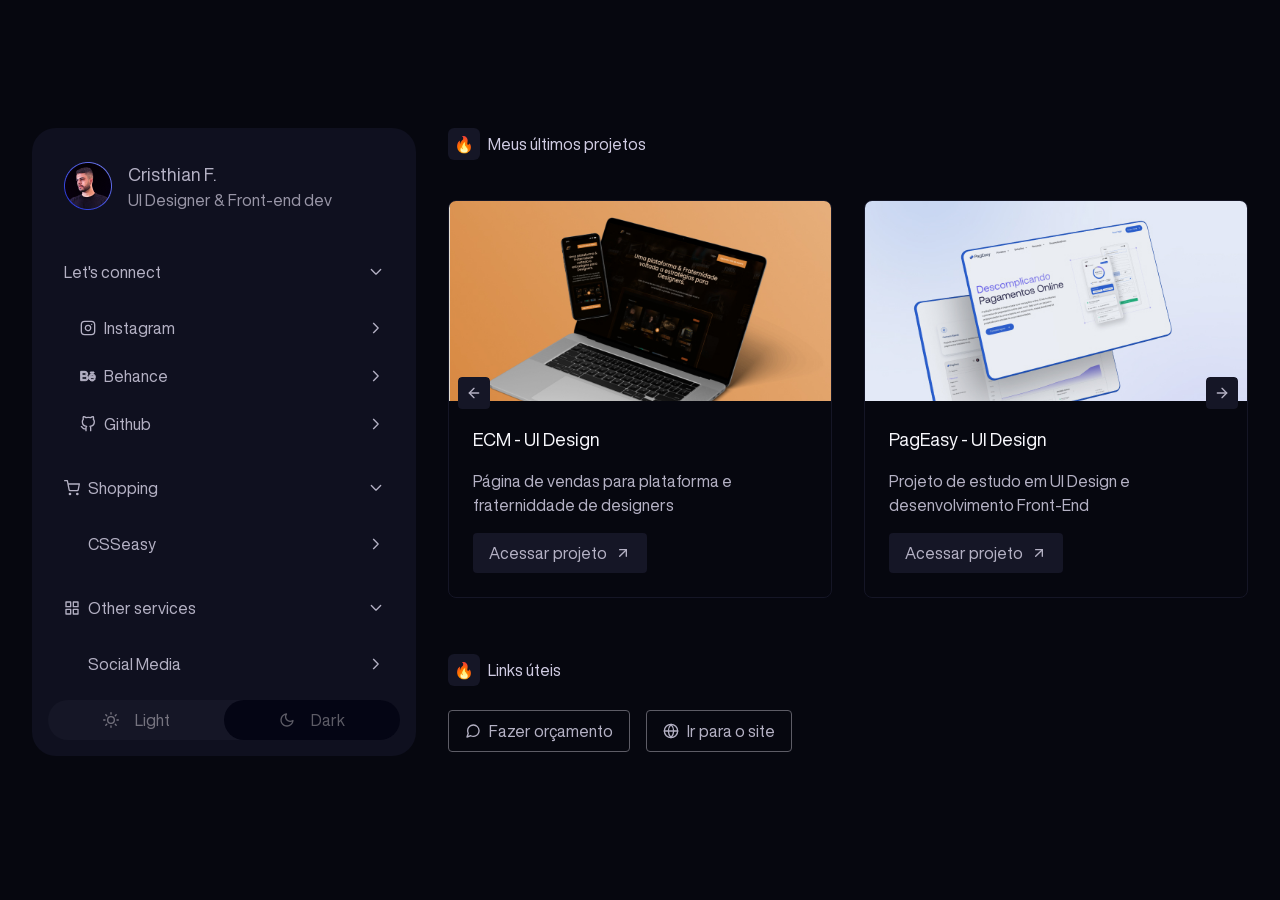
<file: links/index.html>
<!DOCTYPE html>
<html lang="en" class="dark">

<head>
  <meta charset="UTF-8">
  <meta name="viewport" content="width=device-width, initial-scale=1.0">
  <title>Links</title>
  <!--============ TAILWIND ============-->
  <link rel="stylesheet" href="./dist/output.css">
  <link rel="stylesheet" href="./_sass/hamburgers/hamburgers.css">
  <link rel="stylesheet" href="https://cdn.jsdelivr.net/npm/swiper@11/swiper-bundle.min.css" />
  <link rel="icon" href="./svg/favicon.png">

  <!--============ SCRIPTS ============-->
  <script src="js/svg-inject.min.js"></script>
</head>

<body class="bg-white-light dark:bg-black-dark">

  <header class="px-6 absolute left-0 top-8 w-full z-50 lg:hidden">
    <div class="flex flex-col p-4 bg-white-normal dark:bg-black-normal rounded-3xl overflow-hidden">
      <div class="flex justify-between">
        <div class="flex items-center gap-4">
          <img src="./img/PB-INst 1.png" alt="">
          <!-- TO DO: ALTERAR NOME -->
          <p class="text-lg text-gray-70 dark:text-gray-30">Cristhian F.</p>
        </div>
        <div>
          <button class="hamburger hamburger--squeeze" type="button">
            <span class="hamburger-box">
              <span class="hamburger-inner"></span>
            </span>
          </button>
        </div>
      </div>
      <div class="optionsMenu flex flex-col justify-between gap-4 translate-y-4">
        <div class="flex flex-col gap-4">
          <div>
            <button class="toggleButton active p-4 w-full transition-all duration-300 hover:bg-white-dark dark:hover:bg-black-light flex items-center justify-between rounded-lg">
              <p class="text-base text-gray-70 dark:text-gray-30">Toggle 01</p>
              <img src="svg/arrow-down.svg" class="stroke-gray-70 dark:stroke-gray-30 arrow" onload="SVGInject(this)" alt="">
            </button>
            <ul class="pl-4 w-full overflow-hidden transition-all duration-300">
              <a href="https://instagram.com/ocristhiandesigner" target="_blank">
                <button class="mt-2 px-4 py-2 w-full group transition-all duration-300 hover:bg-white-dark dark:hover:bg-black-light flex items-center justify-between rounded-lg">
                  <div class="flex items-center">
                    <img src="./svg/instagram.svg" class="stroke-gray-70 dark:stroke-gray-30" onload="SVGInject(this)" alt="">
                    <p class="ml-2 text-base text-gray-70 dark:text-gray-30">Instagram</p>
                  </div>
                  <img src="svg/arrow-right.svg" class="stroke-gray-70 dark:stroke-gray-30 transition-all duration-300" onload="SVGInject(this)" alt="">
                </button>
              </a>
              <a href="https://www.behance.net/cristhifernand11" target="_blank">
                <button class="mt-2 px-4 py-2 w-full  transition-all duration-300 hover:bg-white-dark dark:hover:bg-black-light flex items-center justify-between rounded-lg">
                  <div class="flex items-center">
                    <img src="svg/behance-line.svg" class="stroke-gray-70 dark:stroke-gray-30" onload="SVGInject(this)" alt="">
                    <p class="ml-2 text-base text-gray-70 dark:text-gray-30">Behance</p>
                  </div>
                  <img src="svg/arrow-right.svg" class="stroke-gray-70 dark:stroke-gray-30" onload="SVGInject(this)" alt="">
                </button>
              </a>
              <a href="https://github.com/cristhian-fs" target="_blank">
                <button class="mt-2 px-4 py-2 w-full  transition-all duration-300 hover:bg-white-dark dark:hover:bg-black-light flex items-center justify-between rounded-lg">
                  <div class="flex items-center">
                    <img src="svg/github.svg" class="stroke-gray-70 dark:stroke-gray-30" onload="SVGInject(this)" alt="">
                    <p class="ml-2 text-base text-gray-70 dark:text-gray-30">Github</p>
                  </div>
                  <img src="svg/arrow-right.svg" class="stroke-gray-70 dark:stroke-gray-30" onload="SVGInject(this)" alt="">
                </button>
              </a>
            </ul>
          </div>
          <div>
            <button class="toggleButton active p-4 w-full transition-all duration-300 hover:bg-white-dark dark:hover:bg-black-light flex items-center justify-between rounded-lg">
              <div class="flex items-center">
                <img src="svg/shopping-cart.svg" class="stroke-gray-70 dark:stroke-gray-30" alt="" onload="SVGInject(this)">
                <p class="text-base text-gray-70 dark:text-gray-30 ml-2">Shopping</p>
              </div>

              <img src="svg/arrow-down.svg" class="stroke-gray-70 dark:stroke-gray-30 arrow" onload="SVGInject(this)" alt="">
            </button>
            <ul class="pl-4 w-full overflow-hidden transition-all duration-300">
              <a href="https://csseasy.com.br" target="_blank">

                <button class="mt-2 px-4 py-2 w-full group transition-all duration-300 hover:bg-white-dark dark:hover:bg-black-light flex items-center justify-between rounded-lg">
                  <p class="ml-2 text-base text-gray-70 dark:text-gray-30">CSSeasy</p>
                  <img src="svg/arrow-right.svg" class="stroke-gray-70 dark:stroke-gray-30" onload="SVGInject(this)" alt="">
                </button>

              </a>
            </ul>
          </div>
          <div>
            <button class="toggleButton active p-4 w-full transition-all duration-300 hover:bg-white-dark dark:hover:bg-black-light flex items-center justify-between rounded-lg">
              <div class="flex items-center">
                <img src="svg/grid.svg" class="stroke-gray-70 dark:stroke-gray-30" alt="" onload="SVGInject(this)">
                <p class="text-base text-gray-70 dark:text-gray-30 ml-2">Other services</p>
              </div>

              <img src="svg/arrow-down.svg" class="stroke-gray-70 dark:stroke-gray-30 arrow" onload="SVGInject(this)" alt="">
            </button>
            <ul class="pl-4 w-full overflow-hidden transition-all duration-300">
              <a href="https://wa.me/5538988520601?text=Ol%C3%A1%2C+gostaria+de+um+or%C3%A7amento+para+social+media" target="_blank">
                <button class="mt-2 px-4 py-2 w-full group transition-all duration-300 hover:bg-white-dark dark:hover:bg-black-light flex items-center justify-between rounded-lg">
                  <p class="ml-2 text-base text-gray-70 dark:text-gray-30">Social Media</p>
                  <img src="svg/arrow-right.svg" class="stroke-gray-70 dark:stroke-gray-30 transition-all duration-300" onload="SVGInject(this)" alt="">
                </button>
              </a>
            </ul>
          </div>
        </div>
        <div class="flex items-center rounded-full bg-white-dark dark:bg-black-light toggleThemeDiv dark">
          <button class="flex-1 rounded-full gap-4 flex items-center justify-center px-8 py-2 lightButton relative z-10" onclick="toggleTheme('light')" id="">
            <img src="svg/sun.svg" class="stroke-gray-60 dark:stroke-gray-50" alt="" onload="SVGInject(this)">
            <p class="text-base text-gray-60 dark:text-gray-50">Light</p>
          </button>
          <button class="flex-1 rounded-full gap-4 flex items-center justify-center px-8 py-2 darkButton relative z-10" onclick="toggleTheme('dark')" id="">
            <img src="svg/moon.svg" class="stroke-gray-60 dark:stroke-gray-50" alt="" onload="SVGInject(this)">
            <p class="text-base text-gray-60 dark:text-gray-50">Dark</p>
          </button>
        </div>
      </div>
    </div>
  </header>

  <section class="px-6 py-36 lg:py-32 lg:px-0 lg:max-w-screen-xl md:max-w-screen-lg lg:mx-auto lg:flex lg:gap-8">
    <div class="hidden lg:w-96 lg:flex lg:flex-col lg:gap-4 lg:justify-between p-4 bg-white-normal dark:bg-black-normal rounded-3xl lg:h-auto">
      <div class="flex flex-col gap-4">
        <div class="flex p-4">
          <div class="flex items-center gap-4">
            <img src="./img/PB-INst 1.png" alt="">
            <div>
              <p class="text-lg text-gray-70 dark:text-gray-30">Cristhian F.</p>
              <p class="text-base text-gray-70 dark:text-gray-40">UI Designer & Front-end dev</p>
            </div>
          </div>
        </div>
        <div class="flex flex-col gap-4 overflow-hidden">
          <div>
            <button class="toggleButtonDesktop active p-4 w-full transition-all duration-300 hover:bg-white-dark dark:hover:bg-black-light flex items-center justify-between rounded-lg">
              <p class="text-base text-gray-70 dark:text-gray-30">Let's connect</p>
              <img src="svg/arrow-down.svg" class="stroke-gray-70 dark:stroke-gray-30 arrow" onload="SVGInject(this)" alt="">
            </button>
            <ul class="pl-4 w-full overflow-hidden transition-all duration-300">
              <a href="https://instagram.com/ocristhiandesigner" target="_blank">
                <button class="mt-2 px-4 py-2 w-full group transition-all duration-300 hover:bg-white-dark dark:hover:bg-black-light flex items-center justify-between rounded-lg">
                  <div class="flex items-center">
                    <img src="svg/instagram.svg" class="stroke-gray-70 dark:stroke-gray-30" onload="SVGInject(this)" alt="">
                    <p class="ml-2 text-base text-gray-70 dark:text-gray-30">Instagram</p>
                  </div>
                  <img src="svg/arrow-right.svg" class="stroke-gray-70 dark:stroke-gray-30 transition-all duration-300" onload="SVGInject(this)" alt="">
                </button>
              </a>
              <a href="https://www.behance.net/cristhifernand11" target="_blank">
                <button class="mt-2 px-4 py-2 w-full  transition-all duration-300 hover:bg-white-dark dark:hover:bg-black-light flex items-center justify-between rounded-lg">
                  <div class="flex items-center">
                    <img src="svg/behance-line.svg" class="stroke-gray-70 dark:stroke-gray-30" onload="SVGInject(this)" alt="">
                    <p class="ml-2 text-base text-gray-70 dark:text-gray-30">Behance</p>
                  </div>
                  <img src="svg/arrow-right.svg" class="stroke-gray-70 dark:stroke-gray-30" onload="SVGInject(this)" alt="">
                </button>
              </a>
              <a href="https://github.com/cristhian-fs" target="_blank">
                <button class="mt-2 px-4 py-2 w-full  transition-all duration-300 hover:bg-white-dark dark:hover:bg-black-light flex items-center justify-between rounded-lg">
                  <div class="flex items-center">
                    <img src="svg/github.svg" class="stroke-gray-70 dark:stroke-gray-30" onload="SVGInject(this)" alt="">
                    <p class="ml-2 text-base text-gray-70 dark:text-gray-30">Github</p>
                  </div>
                  <img src="svg/arrow-right.svg" class="stroke-gray-70 dark:stroke-gray-30" onload="SVGInject(this)" alt="">
                </button>
              </a>
            </ul>
          </div>
          <div>
            <button class="toggleButtonDesktop active p-4 w-full transition-all duration-300 hover:bg-white-dark dark:hover:bg-black-light flex items-center justify-between rounded-lg">
              <div class="flex items-center">
                <img src="svg/shopping-cart.svg" class="stroke-gray-70 dark:stroke-gray-30" alt="" onload="SVGInject(this)">
                <p class="text-base text-gray-70 dark:text-gray-30 ml-2">Shopping</p>
              </div>

              <img src="svg/arrow-down.svg" class="stroke-gray-70 dark:stroke-gray-30 arrow" onload="SVGInject(this)" alt="">
            </button>
            <ul class="pl-4 w-full overflow-hidden transition-all duration-300">
              <a href="https://csseasy.com.br" target="_blank">
                <button class="mt-2 px-4 py-2 w-full group transition-all duration-300 hover:bg-white-dark dark:hover:bg-black-light flex items-center justify-between rounded-lg">
                  <p class="ml-2 text-base text-gray-70 dark:text-gray-30">CSSeasy</p>
                  <img src="svg/arrow-right.svg" class="stroke-gray-70 dark:stroke-gray-30" onload="SVGInject(this)" alt="">
                </button>
              </a>
            </ul>
          </div>
          <div>
            <button class="toggleButtonDesktop active p-4 w-full transition-all duration-300 hover:bg-white-dark dark:hover:bg-black-light flex items-center justify-between rounded-lg">
              <div class="flex items-center">
                <img src="svg/grid.svg" class="stroke-gray-70 dark:stroke-gray-30" alt="" onload="SVGInject(this)">
                <p class="text-base text-gray-70 dark:text-gray-30 ml-2">Other services</p>
              </div>

              <img src="svg/arrow-down.svg" class="stroke-gray-70 dark:stroke-gray-30 arrow" onload="SVGInject(this)" alt="">
            </button>
            <ul class="pl-4 w-full overflow-hidden transition-all duration-300">
              <a href="https://wa.me/5538988520601?text=Ol%C3%A1%2C+gostaria+de+um+or%C3%A7amento+para+social+media" target="_blank">
                <button class="mt-2 px-4 py-2 w-full group transition-all duration-300 hover:bg-white-dark dark:hover:bg-black-light flex items-center justify-between rounded-lg">
                  <p class="ml-2 text-base text-gray-70 dark:text-gray-30">Social Media</p>
                  <img src="svg/arrow-right.svg" class="stroke-gray-70 dark:stroke-gray-30 transition-all duration-300" onload="SVGInject(this)" alt="">
                </button>
              </a>
            </ul>
          </div>
        </div>
      </div>
      <div class="flex items-center rounded-full bg-white-dark dark:bg-black-light toggleThemeDiv dark">
        <button class="flex-1 rounded-full gap-4 flex items-center justify-center px-8 py-2 lightButton relative z-10" onclick="toggleTheme('light')" id="">
          <img src="svg/sun.svg" class="stroke-gray-60 dark:stroke-gray-50" alt="" onload="SVGInject(this)">
          <p class="text-base text-gray-60 dark:text-gray-50">Light</p>
        </button>
        <button class="flex-1 rounded-full gap-4 flex items-center justify-center px-8 py-2 darkButton relative z-10" onclick="toggleTheme('dark')" id="">
          <img src="svg/moon.svg" class="stroke-gray-60 dark:stroke-gray-60" alt="" onload="SVGInject(this)">
          <p class="text-base text-gray-60 dark:text-gray-60 ">Dark</p>
        </button>
      </div>
    </div>

    <div class="lg:flex lg:flex-col lg:max-w-full">
      <div class="flex items-center">
        <div class="flex items-center justify-center rounded-md h-8 w-8 bg-white-dark dark:bg-black-light">🔥</div>
        <p class="text-base text-gray-80 dark:text-gray-20 ml-2">Meus últimos projetos</p>
      </div>
      <!-- Slider main container -->
      <div class="swiper md:w-full lg:w-[800px] mt-10">
        <!-- Additional required wrapper -->
        <div class="swiper-wrapper">
          <!-- Slides -->
          <div class="swiper-slide">
            <div class="rounded-lg border border-white-dark dark:border-black-light overflow-hidden md:w-96">
              <div class="h-[200px] w-full overflow-hidden">
                <img src="/img/Preview-ECM.jpg" class="object-cover object-center" alt="">
              </div>
              <div class="flex flex-col gap-4 p-6">
                <p class="text-lg text-black-dark dark:text-white-light">ECM - UI Design</p>
                <p class="text-base text-gray-70 dark:text-gray-30">Página de vendas para plataforma e fraterniddade de designers</p>
                <a href="https://cristhiandesigner.com/homeecm">
                  <button class="px-4 py-2 group rounded flex items-center gap-2 bg-white-dark dark:bg-black-light">
                    <p class="text-base text-gray-70 dark:text-gray-30">Acessar projeto</p>
                    <img src="./svg/arrow-up-right.svg" class="stroke-gray-70 dark:stroke-gray-30 transition-all duration-300 group-hover:translate-x-1 group-hover:-translate-y-1" alt="" onload="SVGInject(this)">
                  </button>
                </a>
              </div>
            </div>

          </div>
          <div class="swiper-slide">
            <div class=" rounded-lg border border-white-dark dark:border-black-light overflow-hidden md:w-96">
              <div class="h-[200px] w-full overflow-hidden">
                <img src="/img/Preview-PagEasy.jpg" class="object-cover object-center" alt="">
              </div>
              <div class="flex flex-col gap-4 p-6">
                <p class="text-lg text-black-dark dark:text-white-light">PagEasy - UI Design</p>
                <p class="text-base text-gray-70 dark:text-gray-30">Projeto de estudo em UI Design e desenvolvimento Front-End</p>
                <a href="https://pageasy.cristhiandesigner.com">
                  <button class="px-4 py-2 group rounded flex items-center gap-2 bg-white-dark dark:bg-black-light">
                    <p class="text-base text-gray-70 dark:text-gray-30">Acessar projeto</p>
                    <img src="./svg/arrow-up-right.svg" class="stroke-gray-70 dark:stroke-gray-30 transition-all duration-300 group-hover:translate-x-1 group-hover:-translate-y-1" alt="" onload="SVGInject(this)">
                  </button>
                </a>
              </div>
            </div>

          </div>
          <div class="swiper-slide">
            <div class=" rounded-lg border border-white-dark dark:border-black-light overflow-hidden md:w-96">
              <div class="h-[200px] w-full overflow-hidden">
                <img src="/img/Preview-Idiomus.jpg" class="object-cover object-center" alt="">
              </div>
              <div class="flex flex-col gap-4 p-6">
                <p class="text-lg text-black-dark dark:text-white-light">Idiomus - UI Design</p>
                <p class="text-base text-gray-70 dark:text-gray-30">Landing page redesign para uma plataforma de ensino em inglês</p>
                <a href="https://cristhiandesigner.com/idiomus">
                  <button class="px-4 py-2 group rounded flex items-center gap-2 bg-white-dark dark:bg-black-light">
                    <p class="text-base text-gray-70 dark:text-gray-30">Acessar projeto</p>
                    <img src="./svg/arrow-up-right.svg" class="stroke-gray-70 dark:stroke-gray-30 transition-all duration-300 group-hover:translate-x-1 group-hover:-translate-y-1" alt="" onload="SVGInject(this)">
                  </button>
                </a>
              </div>
            </div>

          </div>


        </div>
        <!-- If we need navigation buttons -->
        <div class="swiper-button-prev"></div>
        <div class="swiper-button-next"></div>

      </div>

      <div class="flex items-center mt-14">
        <div class="flex items-center justify-center rounded-md h-8 w-8 bg-white-dark dark:bg-black-light">🔥</div>
        <p class="text-base text-gray-80 dark:text-gray-20 ml-2">Links úteis</p>
      </div>
      <div class="flex flex-col md:flex-row md:items-center gap-4 mt-6">
        <a href="https://wa.link/04idb9">
          <button class="px-4 py-2 border border-gray-40 dark:border-gray-60 hover:bg-gray-20 dark:hover:bg-black-light transition-all duration-300 rounded flex items-center gap-2 mt-6 md:mt-0">
            <img src="./svg/message-circle.svg" class="stroke-gray-70 dark:stroke-gray-30 transition-all duration-300" alt="" onload="SVGInject(this)">
            <p class="text-base text-gray-70 dark:text-gray-30">Fazer orçamento</p>
          </button>
        </a>
        <a href="https://cristhiandesigner.com">
          <button class="px-4 py-2 border border-gray-40 dark:border-gray-60 rounded flex items-center gap-2 transition-all duration-300 hover:bg-gray-20 dark:hover:bg-black-light">
            <img src="./svg/globe.svg" class="stroke-gray-70 dark:stroke-gray-30 transition-all duration-300" alt="" onload="SVGInject(this)">
            <p class="text-base text-gray-70 dark:text-gray-30">Ir para o site</p>
          </button>
        </a>
      </div>
    </div>


  </section>

  <script src="js/app.js"></script>
  <script src="https://cdn.jsdelivr.net/npm/swiper@11/swiper-bundle.min.js"></script>
  <script>
    const swiper = new Swiper('.swiper', {

      spaceBetween: 32,
      slidesPerView: 1,
      loop: true,
      breakpoints: {
        768: {
          slidesPerView: 2,
          spaceBetween: 32
        }
      },
      navigation: {
        nextEl: '.swiper-button-next',
        prevEl: '.swiper-button-prev',
      },

    });
  </script>
</body>

</html>
</file>
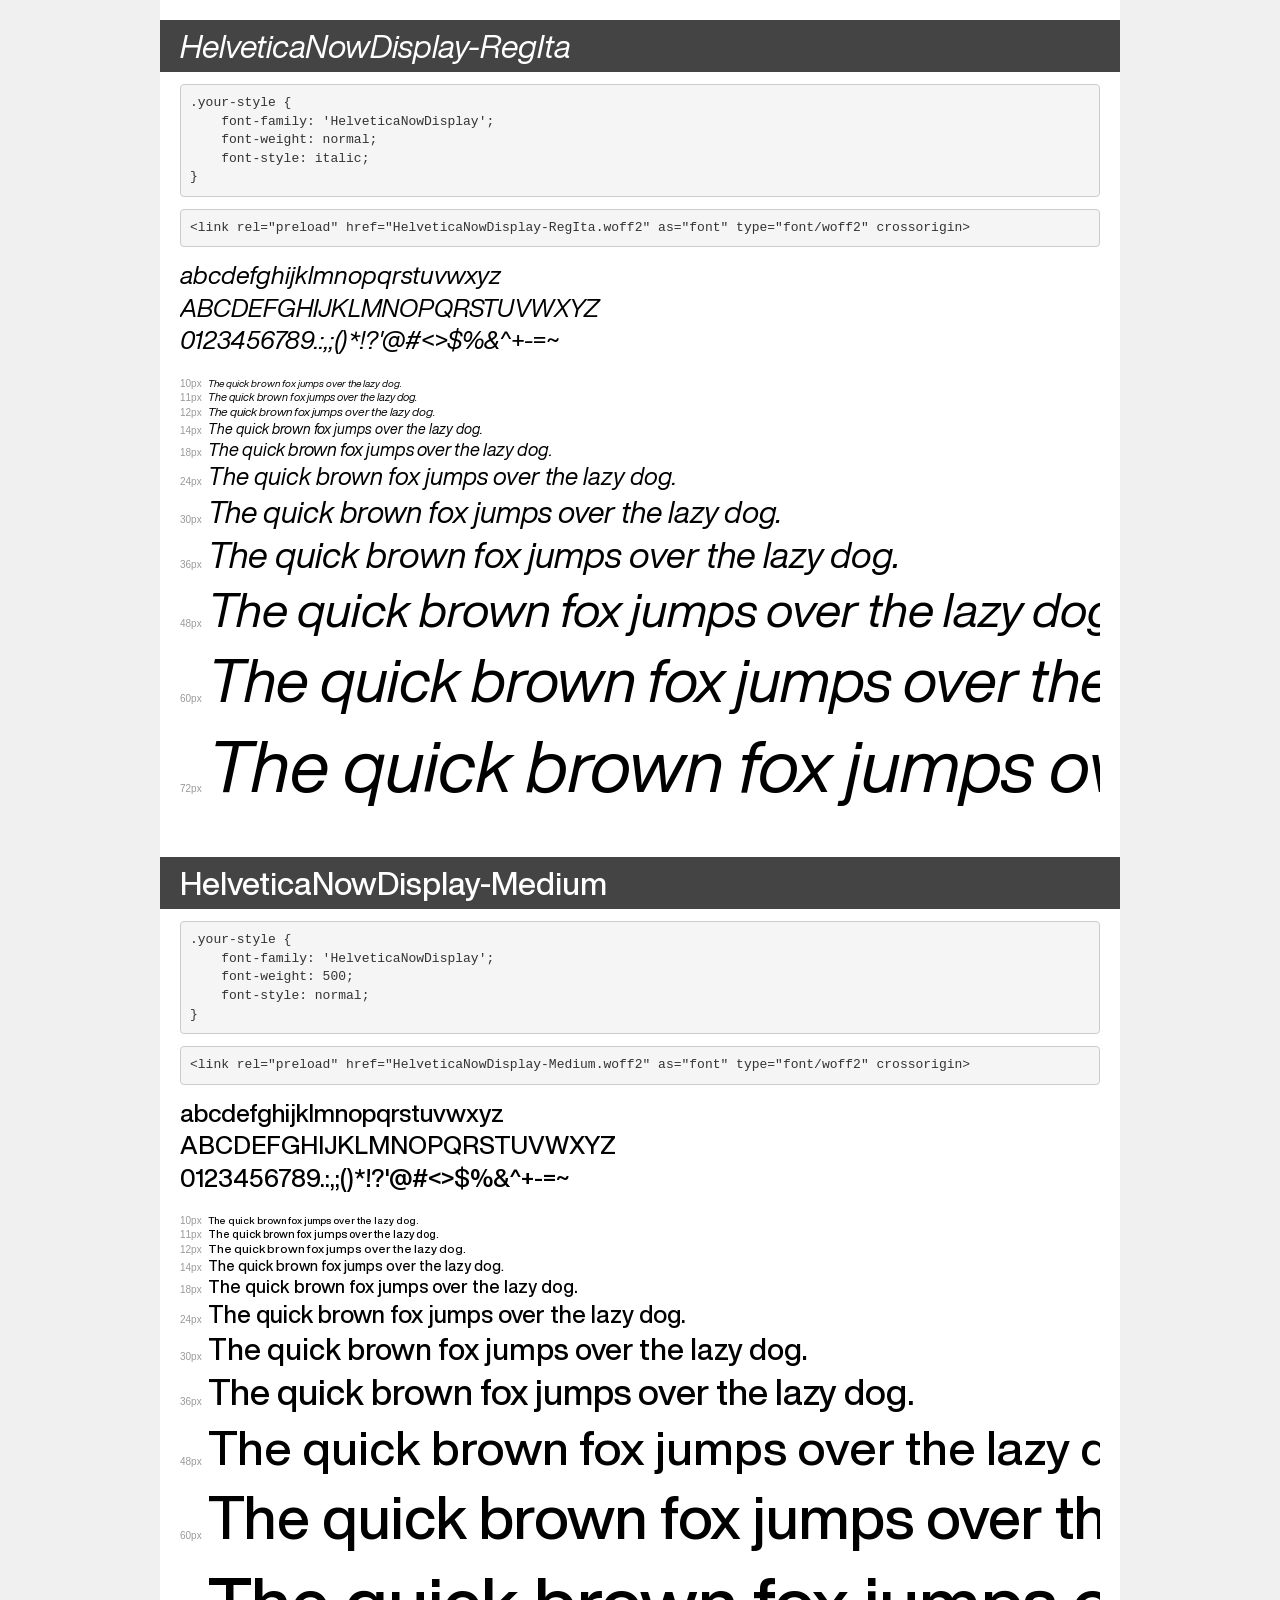
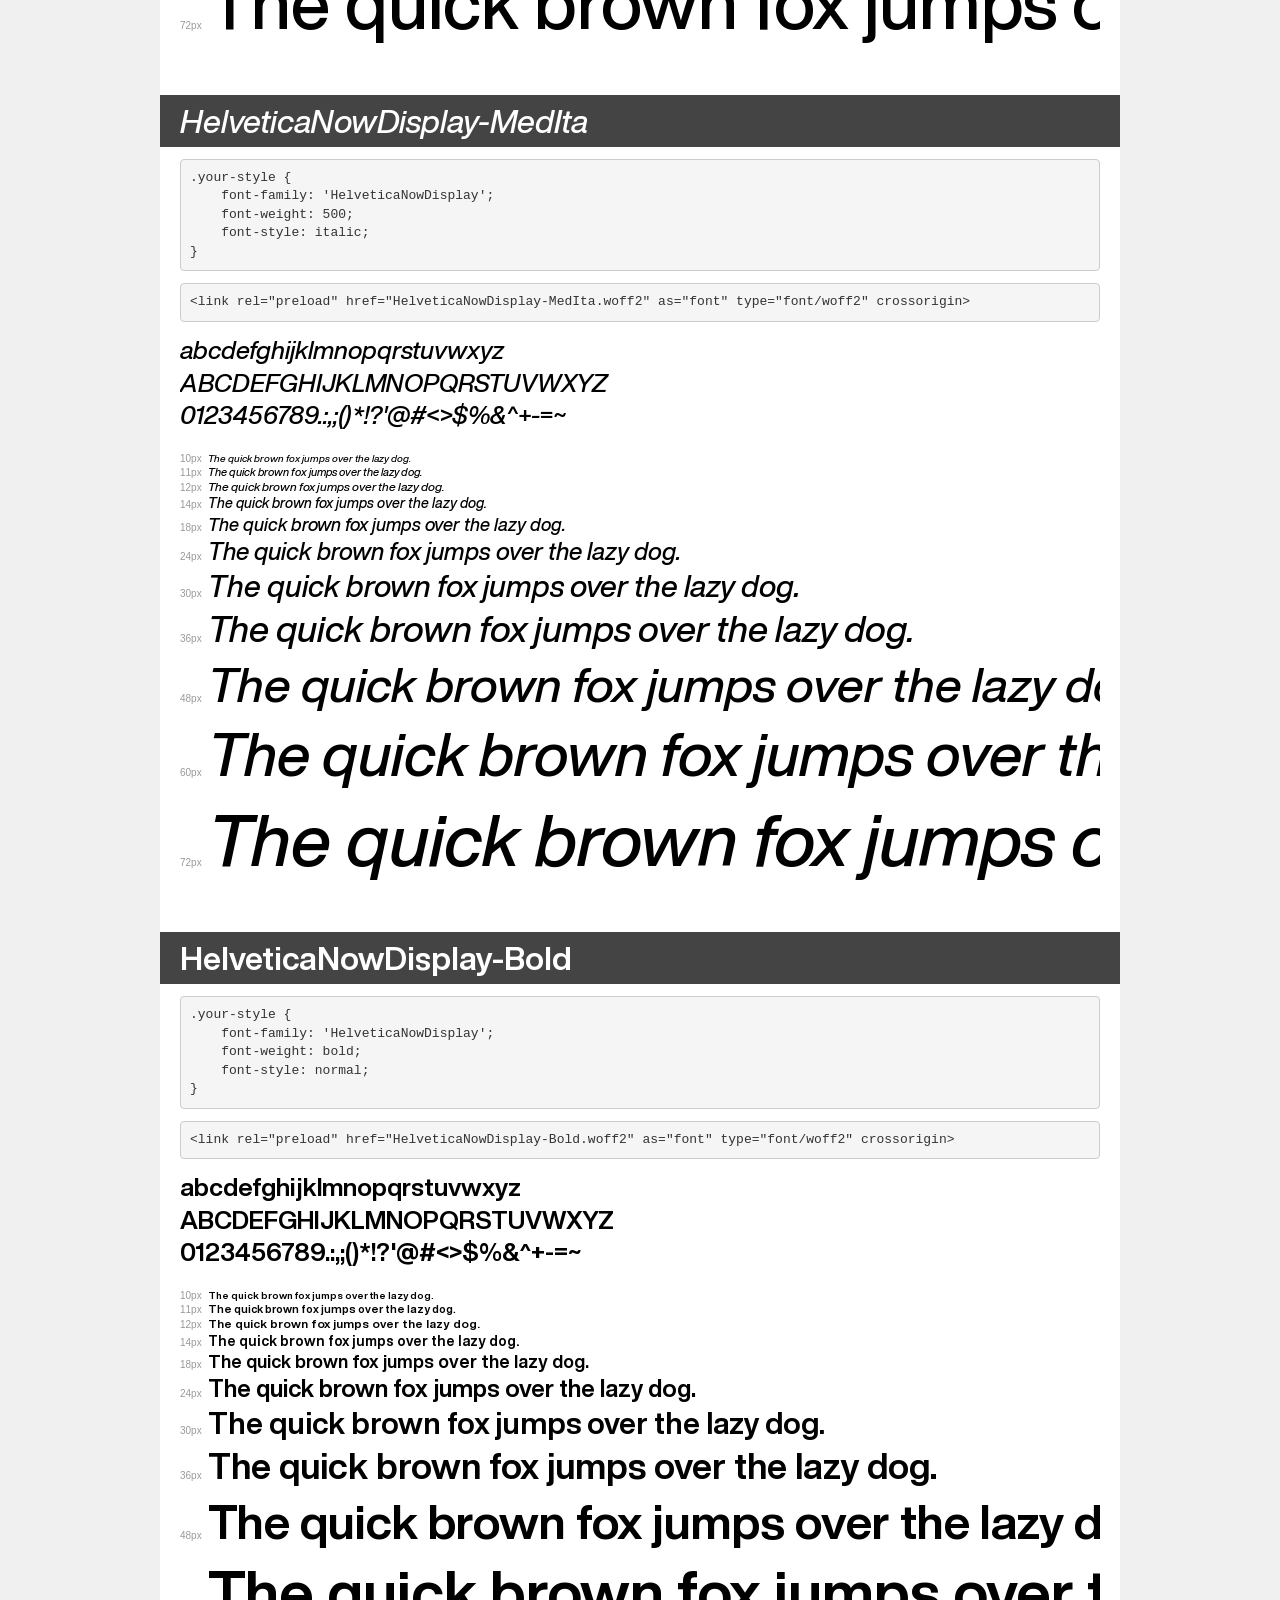
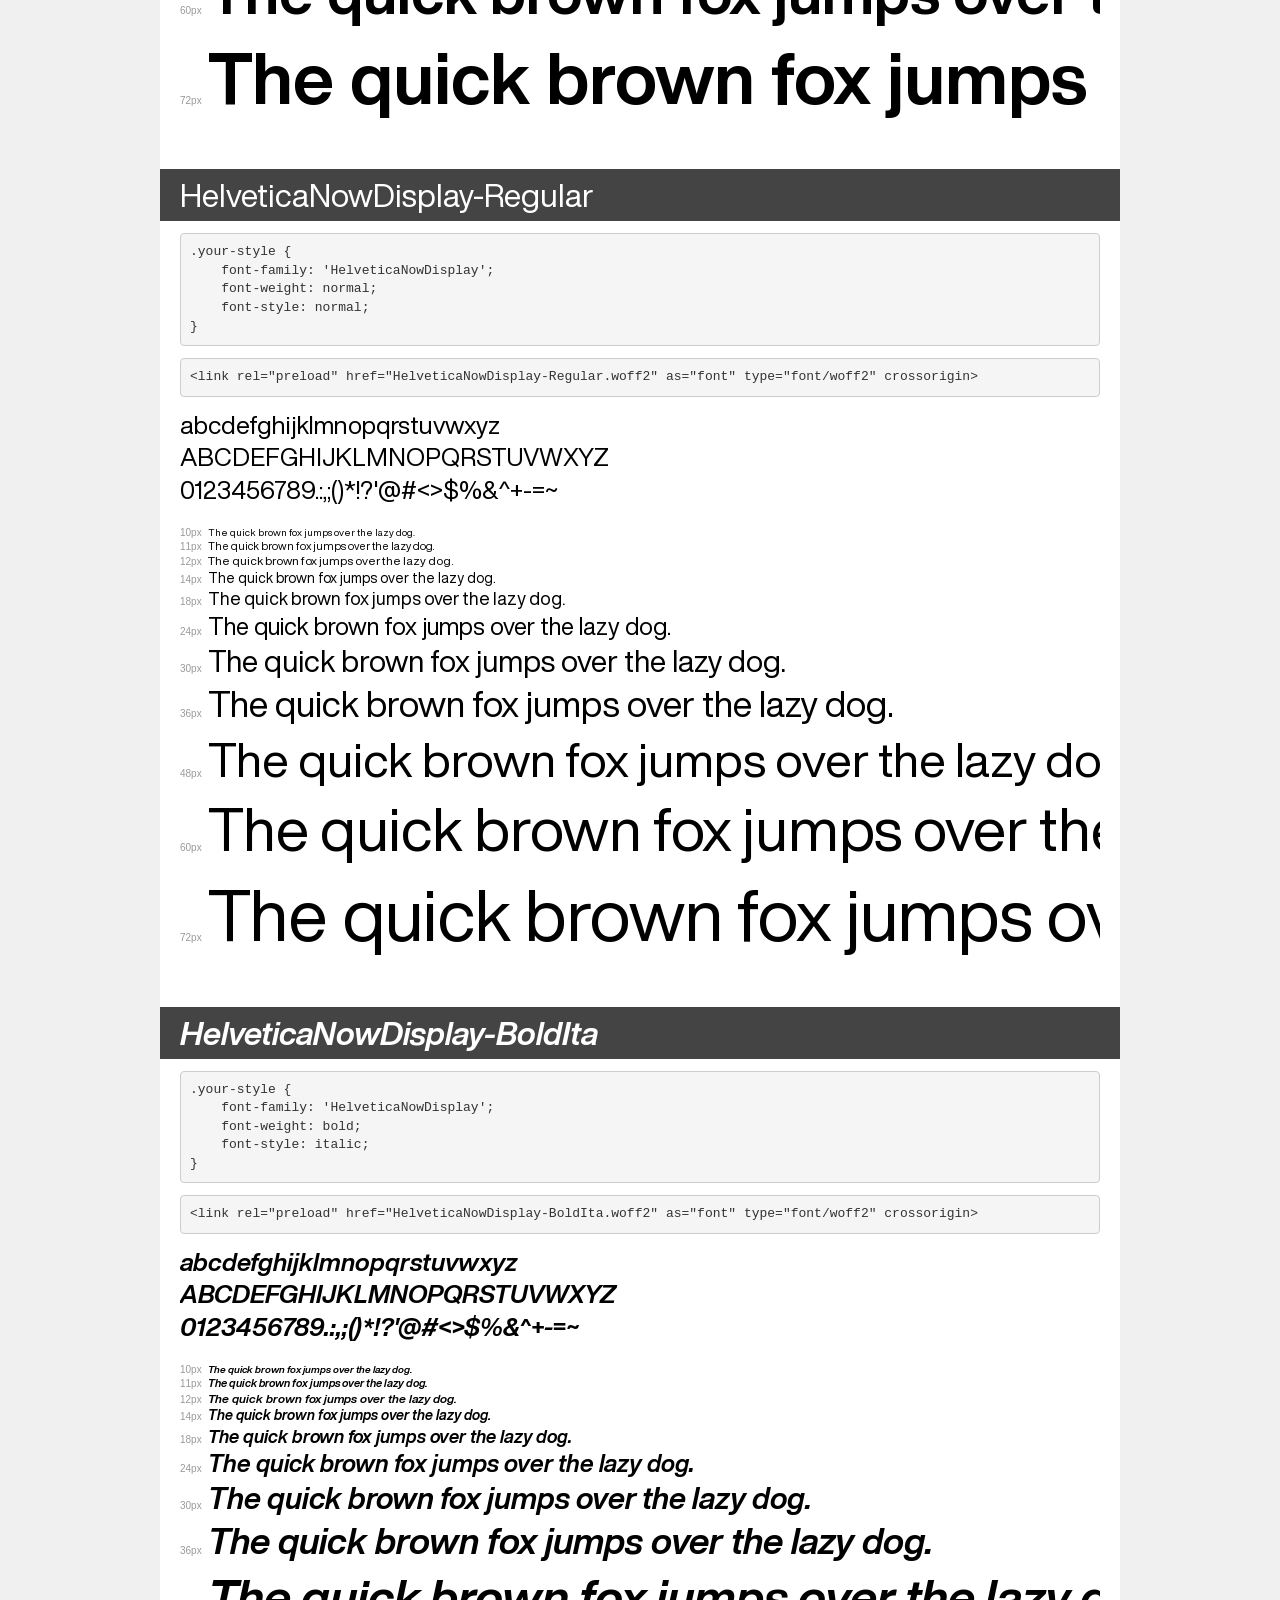
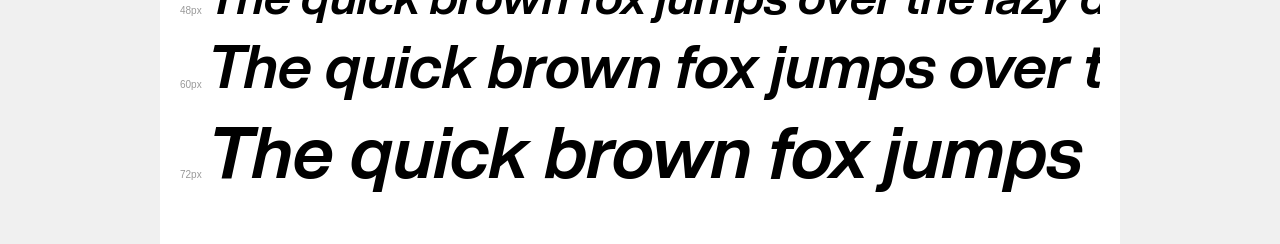
<file: fonts/demo.html>
<!DOCTYPE html>
<html lang="en">
<head>
    <meta charset="utf-8">
    <meta http-equiv="X-UA-Compatible" content="IE=edge">
    <meta name="viewport" content="width=device-width, initial-scale=1">
    <meta name="robots" content="noindex, noarchive">
    <meta name="format-detection" content="telephone=no">
    <title>Transfonter demo</title>
    <link href="stylesheet.css" rel="stylesheet">
    <style>
        /*
        http://meyerweb.com/eric/tools/css/reset/
        v2.0 | 20110126
        License: none (public domain)
        */
        html, body, div, span, applet, object, iframe,
        h1, h2, h3, h4, h5, h6, p, blockquote, pre,
        a, abbr, acronym, address, big, cite, code,
        del, dfn, em, img, ins, kbd, q, s, samp,
        small, strike, strong, sub, sup, tt, var,
        b, u, i, center,
        dl, dt, dd, ol, ul, li,
        fieldset, form, label, legend,
        table, caption, tbody, tfoot, thead, tr, th, td,
        article, aside, canvas, details, embed,
        figure, figcaption, footer, header, hgroup,
        menu, nav, output, ruby, section, summary,
        time, mark, audio, video {
            margin: 0;
            padding: 0;
            border: 0;
            font-size: 100%;
            font: inherit;
            vertical-align: baseline;
        }
        /* HTML5 display-role reset for older browsers */
        article, aside, details, figcaption, figure,
        footer, header, hgroup, menu, nav, section {
            display: block;
        }
        body {
            line-height: 1;
        }
        ol, ul {
            list-style: none;
        }
        blockquote, q {
            quotes: none;
        }
        blockquote:before, blockquote:after,
        q:before, q:after {
            content: '';
            content: none;
        }
        table {
            border-collapse: collapse;
            border-spacing: 0;
        }
        /* demo styles */
        body {
            background: #f0f0f0;
            color: #000;
        }
        .page {
            background: #fff;
            width: 920px;
            margin: 0 auto;
            padding: 20px 20px 0 20px;
            overflow: hidden;
        }
        .font-container {
            overflow-x: auto;
            overflow-y: hidden;
            margin-bottom: 40px;
            line-height: 1.3;
            white-space: nowrap;
            padding-bottom: 5px;
        }
        h1 {
            position: relative;
            background: #444;
            font-size: 32px;
            color: #fff;
            padding: 10px 20px;
            margin: 0 -20px 12px -20px;
        }
        .letters {
            font-size: 25px;
            margin-bottom: 20px;
        }
        .s10:before {
            content: '10px';
        }
        .s11:before {
            content: '11px';
        }
        .s12:before {
            content: '12px';
        }
        .s14:before {
            content: '14px';
        }
        .s18:before {
            content: '18px';
        }
        .s24:before {
            content: '24px';
        }
        .s30:before {
            content: '30px';
        }
        .s36:before {
            content: '36px';
        }
        .s48:before {
            content: '48px';
        }
        .s60:before {
            content: '60px';
        }
        .s72:before {
            content: '72px';
        }
        .s10:before, .s11:before, .s12:before, .s14:before,
        .s18:before, .s24:before, .s30:before, .s36:before,
        .s48:before, .s60:before, .s72:before {
            font-family: Arial, sans-serif;
            font-size: 10px;
            font-weight: normal;
            font-style: normal;
            color: #999;
            padding-right: 6px;
        }
        pre {
            display: block;
            padding: 9px;
            margin: 0 0 12px;
            font-family: Monaco, Menlo, Consolas, "Courier New", monospace;
            font-size: 13px;
            line-height: 1.428571429;
            color: #333;
            font-weight: normal;
            font-style: normal;
            background-color: #f5f5f5;
            border: 1px solid #ccc;
            overflow-x: auto;
            border-radius: 4px;
        }
        /* responsive */
        @media (max-width: 959px) {
            .page {
                width: auto;
                margin: 0;
            }
        }
    </style>
</head>
<body>
<div class="page">
    <div class="demo">
        <h1 style="font-family: 'HelveticaNowDisplay'; font-weight: normal; font-style: italic;">HelveticaNowDisplay-RegIta</h1>
        <pre title="Usage">.your-style {
    font-family: 'HelveticaNowDisplay';
    font-weight: normal;
    font-style: italic;
}</pre>
        <pre title="Preload (optional)">
&lt;link rel=&quot;preload&quot; href=&quot;HelveticaNowDisplay-RegIta.woff2&quot; as=&quot;font&quot; type=&quot;font/woff2&quot; crossorigin&gt;</pre>
        <div class="font-container" style="font-family: 'HelveticaNowDisplay'; font-weight: normal; font-style: italic;">
            <p class="letters">
                abcdefghijklmnopqrstuvwxyz<br>
ABCDEFGHIJKLMNOPQRSTUVWXYZ<br>
                0123456789.:,;()*!?'@#&lt;&gt;$%&^+-=~
            </p>
            <p class="s10" style="font-size: 10px;">The quick brown fox jumps over the lazy dog.</p>
            <p class="s11" style="font-size: 11px;">The quick brown fox jumps over the lazy dog.</p>
            <p class="s12" style="font-size: 12px;">The quick brown fox jumps over the lazy dog.</p>
            <p class="s14" style="font-size: 14px;">The quick brown fox jumps over the lazy dog.</p>
            <p class="s18" style="font-size: 18px;">The quick brown fox jumps over the lazy dog.</p>
            <p class="s24" style="font-size: 24px;">The quick brown fox jumps over the lazy dog.</p>
            <p class="s30" style="font-size: 30px;">The quick brown fox jumps over the lazy dog.</p>
            <p class="s36" style="font-size: 36px;">The quick brown fox jumps over the lazy dog.</p>
            <p class="s48" style="font-size: 48px;">The quick brown fox jumps over the lazy dog.</p>
            <p class="s60" style="font-size: 60px;">The quick brown fox jumps over the lazy dog.</p>
            <p class="s72" style="font-size: 72px;">The quick brown fox jumps over the lazy dog.</p>
        </div>
    </div>

    <div class="demo">
        <h1 style="font-family: 'HelveticaNowDisplay'; font-weight: 500; font-style: normal;">HelveticaNowDisplay-Medium</h1>
        <pre title="Usage">.your-style {
    font-family: 'HelveticaNowDisplay';
    font-weight: 500;
    font-style: normal;
}</pre>
        <pre title="Preload (optional)">
&lt;link rel=&quot;preload&quot; href=&quot;HelveticaNowDisplay-Medium.woff2&quot; as=&quot;font&quot; type=&quot;font/woff2&quot; crossorigin&gt;</pre>
        <div class="font-container" style="font-family: 'HelveticaNowDisplay'; font-weight: 500; font-style: normal;">
            <p class="letters">
                abcdefghijklmnopqrstuvwxyz<br>
ABCDEFGHIJKLMNOPQRSTUVWXYZ<br>
                0123456789.:,;()*!?'@#&lt;&gt;$%&^+-=~
            </p>
            <p class="s10" style="font-size: 10px;">The quick brown fox jumps over the lazy dog.</p>
            <p class="s11" style="font-size: 11px;">The quick brown fox jumps over the lazy dog.</p>
            <p class="s12" style="font-size: 12px;">The quick brown fox jumps over the lazy dog.</p>
            <p class="s14" style="font-size: 14px;">The quick brown fox jumps over the lazy dog.</p>
            <p class="s18" style="font-size: 18px;">The quick brown fox jumps over the lazy dog.</p>
            <p class="s24" style="font-size: 24px;">The quick brown fox jumps over the lazy dog.</p>
            <p class="s30" style="font-size: 30px;">The quick brown fox jumps over the lazy dog.</p>
            <p class="s36" style="font-size: 36px;">The quick brown fox jumps over the lazy dog.</p>
            <p class="s48" style="font-size: 48px;">The quick brown fox jumps over the lazy dog.</p>
            <p class="s60" style="font-size: 60px;">The quick brown fox jumps over the lazy dog.</p>
            <p class="s72" style="font-size: 72px;">The quick brown fox jumps over the lazy dog.</p>
        </div>
    </div>

    <div class="demo">
        <h1 style="font-family: 'HelveticaNowDisplay'; font-weight: 500; font-style: italic;">HelveticaNowDisplay-MedIta</h1>
        <pre title="Usage">.your-style {
    font-family: 'HelveticaNowDisplay';
    font-weight: 500;
    font-style: italic;
}</pre>
        <pre title="Preload (optional)">
&lt;link rel=&quot;preload&quot; href=&quot;HelveticaNowDisplay-MedIta.woff2&quot; as=&quot;font&quot; type=&quot;font/woff2&quot; crossorigin&gt;</pre>
        <div class="font-container" style="font-family: 'HelveticaNowDisplay'; font-weight: 500; font-style: italic;">
            <p class="letters">
                abcdefghijklmnopqrstuvwxyz<br>
ABCDEFGHIJKLMNOPQRSTUVWXYZ<br>
                0123456789.:,;()*!?'@#&lt;&gt;$%&^+-=~
            </p>
            <p class="s10" style="font-size: 10px;">The quick brown fox jumps over the lazy dog.</p>
            <p class="s11" style="font-size: 11px;">The quick brown fox jumps over the lazy dog.</p>
            <p class="s12" style="font-size: 12px;">The quick brown fox jumps over the lazy dog.</p>
            <p class="s14" style="font-size: 14px;">The quick brown fox jumps over the lazy dog.</p>
            <p class="s18" style="font-size: 18px;">The quick brown fox jumps over the lazy dog.</p>
            <p class="s24" style="font-size: 24px;">The quick brown fox jumps over the lazy dog.</p>
            <p class="s30" style="font-size: 30px;">The quick brown fox jumps over the lazy dog.</p>
            <p class="s36" style="font-size: 36px;">The quick brown fox jumps over the lazy dog.</p>
            <p class="s48" style="font-size: 48px;">The quick brown fox jumps over the lazy dog.</p>
            <p class="s60" style="font-size: 60px;">The quick brown fox jumps over the lazy dog.</p>
            <p class="s72" style="font-size: 72px;">The quick brown fox jumps over the lazy dog.</p>
        </div>
    </div>

    <div class="demo">
        <h1 style="font-family: 'HelveticaNowDisplay'; font-weight: bold; font-style: normal;">HelveticaNowDisplay-Bold</h1>
        <pre title="Usage">.your-style {
    font-family: 'HelveticaNowDisplay';
    font-weight: bold;
    font-style: normal;
}</pre>
        <pre title="Preload (optional)">
&lt;link rel=&quot;preload&quot; href=&quot;HelveticaNowDisplay-Bold.woff2&quot; as=&quot;font&quot; type=&quot;font/woff2&quot; crossorigin&gt;</pre>
        <div class="font-container" style="font-family: 'HelveticaNowDisplay'; font-weight: bold; font-style: normal;">
            <p class="letters">
                abcdefghijklmnopqrstuvwxyz<br>
ABCDEFGHIJKLMNOPQRSTUVWXYZ<br>
                0123456789.:,;()*!?'@#&lt;&gt;$%&^+-=~
            </p>
            <p class="s10" style="font-size: 10px;">The quick brown fox jumps over the lazy dog.</p>
            <p class="s11" style="font-size: 11px;">The quick brown fox jumps over the lazy dog.</p>
            <p class="s12" style="font-size: 12px;">The quick brown fox jumps over the lazy dog.</p>
            <p class="s14" style="font-size: 14px;">The quick brown fox jumps over the lazy dog.</p>
            <p class="s18" style="font-size: 18px;">The quick brown fox jumps over the lazy dog.</p>
            <p class="s24" style="font-size: 24px;">The quick brown fox jumps over the lazy dog.</p>
            <p class="s30" style="font-size: 30px;">The quick brown fox jumps over the lazy dog.</p>
            <p class="s36" style="font-size: 36px;">The quick brown fox jumps over the lazy dog.</p>
            <p class="s48" style="font-size: 48px;">The quick brown fox jumps over the lazy dog.</p>
            <p class="s60" style="font-size: 60px;">The quick brown fox jumps over the lazy dog.</p>
            <p class="s72" style="font-size: 72px;">The quick brown fox jumps over the lazy dog.</p>
        </div>
    </div>

    <div class="demo">
        <h1 style="font-family: 'HelveticaNowDisplay'; font-weight: normal; font-style: normal;">HelveticaNowDisplay-Regular</h1>
        <pre title="Usage">.your-style {
    font-family: 'HelveticaNowDisplay';
    font-weight: normal;
    font-style: normal;
}</pre>
        <pre title="Preload (optional)">
&lt;link rel=&quot;preload&quot; href=&quot;HelveticaNowDisplay-Regular.woff2&quot; as=&quot;font&quot; type=&quot;font/woff2&quot; crossorigin&gt;</pre>
        <div class="font-container" style="font-family: 'HelveticaNowDisplay'; font-weight: normal; font-style: normal;">
            <p class="letters">
                abcdefghijklmnopqrstuvwxyz<br>
ABCDEFGHIJKLMNOPQRSTUVWXYZ<br>
                0123456789.:,;()*!?'@#&lt;&gt;$%&^+-=~
            </p>
            <p class="s10" style="font-size: 10px;">The quick brown fox jumps over the lazy dog.</p>
            <p class="s11" style="font-size: 11px;">The quick brown fox jumps over the lazy dog.</p>
            <p class="s12" style="font-size: 12px;">The quick brown fox jumps over the lazy dog.</p>
            <p class="s14" style="font-size: 14px;">The quick brown fox jumps over the lazy dog.</p>
            <p class="s18" style="font-size: 18px;">The quick brown fox jumps over the lazy dog.</p>
            <p class="s24" style="font-size: 24px;">The quick brown fox jumps over the lazy dog.</p>
            <p class="s30" style="font-size: 30px;">The quick brown fox jumps over the lazy dog.</p>
            <p class="s36" style="font-size: 36px;">The quick brown fox jumps over the lazy dog.</p>
            <p class="s48" style="font-size: 48px;">The quick brown fox jumps over the lazy dog.</p>
            <p class="s60" style="font-size: 60px;">The quick brown fox jumps over the lazy dog.</p>
            <p class="s72" style="font-size: 72px;">The quick brown fox jumps over the lazy dog.</p>
        </div>
    </div>

    <div class="demo">
        <h1 style="font-family: 'HelveticaNowDisplay'; font-weight: bold; font-style: italic;">HelveticaNowDisplay-BoldIta</h1>
        <pre title="Usage">.your-style {
    font-family: 'HelveticaNowDisplay';
    font-weight: bold;
    font-style: italic;
}</pre>
        <pre title="Preload (optional)">
&lt;link rel=&quot;preload&quot; href=&quot;HelveticaNowDisplay-BoldIta.woff2&quot; as=&quot;font&quot; type=&quot;font/woff2&quot; crossorigin&gt;</pre>
        <div class="font-container" style="font-family: 'HelveticaNowDisplay'; font-weight: bold; font-style: italic;">
            <p class="letters">
                abcdefghijklmnopqrstuvwxyz<br>
ABCDEFGHIJKLMNOPQRSTUVWXYZ<br>
                0123456789.:,;()*!?'@#&lt;&gt;$%&^+-=~
            </p>
            <p class="s10" style="font-size: 10px;">The quick brown fox jumps over the lazy dog.</p>
            <p class="s11" style="font-size: 11px;">The quick brown fox jumps over the lazy dog.</p>
            <p class="s12" style="font-size: 12px;">The quick brown fox jumps over the lazy dog.</p>
            <p class="s14" style="font-size: 14px;">The quick brown fox jumps over the lazy dog.</p>
            <p class="s18" style="font-size: 18px;">The quick brown fox jumps over the lazy dog.</p>
            <p class="s24" style="font-size: 24px;">The quick brown fox jumps over the lazy dog.</p>
            <p class="s30" style="font-size: 30px;">The quick brown fox jumps over the lazy dog.</p>
            <p class="s36" style="font-size: 36px;">The quick brown fox jumps over the lazy dog.</p>
            <p class="s48" style="font-size: 48px;">The quick brown fox jumps over the lazy dog.</p>
            <p class="s60" style="font-size: 60px;">The quick brown fox jumps over the lazy dog.</p>
            <p class="s72" style="font-size: 72px;">The quick brown fox jumps over the lazy dog.</p>
        </div>
    </div>

</div>
</body>
</html>
</file>
<file: links/_sass/hamburgers/hamburgers.css>
/*!
 * Hamburgers
 * @description Tasty CSS-animated hamburgers
 * @author Jonathan Suh @jonsuh
 * @site https://jonsuh.com/hamburgers
 * @link https://github.com/jonsuh/hamburgers
 */
.hamburger {
  padding: 15px 15px;
  display: inline-block;
  cursor: pointer;
  transition-property: opacity, filter;
  transition-duration: 0.5s;
  transition-timing-function: linear;
  font: inherit;
  color: inherit;
  text-transform: none;
  background-color: transparent;
  border: 0;
  margin: 0;
  overflow: visible;
}
.hamburger:hover {
  opacity: 0.7;
}
.hamburger.is-active:hover {
  opacity: 0.7;
}
.hamburger.is-active .hamburger-inner,
.hamburger.is-active .hamburger-inner::before,
.hamburger.is-active .hamburger-inner::after {
  background-color: #46454C;
}

html.dark .hamburger {
  padding: 15px 15px;
  display: inline-block;
  cursor: pointer;
  transition-property: opacity, filter;
  transition-duration: 0.15s;
  transition-timing-function: linear;
  font: inherit;
  color: inherit;
  text-transform: none;
  background-color: transparent;
  border: 0;
  margin: 0;
  overflow: visible;
}
html.dark .hamburger:hover {
  opacity: 0.7;
}
html.dark .hamburger.is-active:hover {
  opacity: 0.7;
}
html.dark .hamburger.is-active .hamburger-inner,
html.dark .hamburger.is-active .hamburger-inner::before,
html.dark .hamburger.is-active .hamburger-inner::after {
  background-color: #B4B1C4;
}

.hamburger-box {
  width: 24px;
  height: 18px;
  display: inline-block;
  position: relative;
}

.hamburger-inner {
  display: block;
  top: 50%;
  margin-top: -1px;
}
.hamburger-inner, .hamburger-inner::before, .hamburger-inner::after {
  width: 24px;
  height: 2px;
  background-color: #46454C;
  border-radius: 4px;
  position: absolute;
  transition-property: transform;
  transition-duration: 0.15s;
  transition-timing-function: ease;
}
.hamburger-inner::before, .hamburger-inner::after {
  content: "";
  display: block;
}
.hamburger-inner::before {
  top: -8px;
}
.hamburger-inner::after {
  bottom: -8px;
}

html.dark .hamburger-inner {
  display: block;
  top: 50%;
  margin-top: -1px;
}
html.dark .hamburger-inner, html.dark .hamburger-inner::before, html.dark .hamburger-inner::after {
  width: 24px;
  height: 2px;
  background-color: #B4B1C4;
  border-radius: 4px;
  position: absolute;
  transition-property: transform;
  transition-duration: 0.15s;
  transition-timing-function: ease;
}
html.dark .hamburger-inner::before, html.dark .hamburger-inner::after {
  content: "";
  display: block;
}
html.dark .hamburger-inner::before {
  top: -8px;
}
html.dark .hamburger-inner::after {
  bottom: -8px;
}

/*
 * 3DX
 */
.hamburger--3dx .hamburger-box {
  perspective: 48px;
}
.hamburger--3dx .hamburger-inner {
  transition: transform 0.15s cubic-bezier(0.645, 0.045, 0.355, 1), background-color 0s 0.1s cubic-bezier(0.645, 0.045, 0.355, 1);
}
.hamburger--3dx .hamburger-inner::before, .hamburger--3dx .hamburger-inner::after {
  transition: transform 0s 0.1s cubic-bezier(0.645, 0.045, 0.355, 1);
}
.hamburger--3dx.is-active .hamburger-inner {
  background-color: transparent !important;
  transform: rotateY(180deg);
}
.hamburger--3dx.is-active .hamburger-inner::before {
  transform: translate3d(0, 8px, 0) rotate(45deg);
}
.hamburger--3dx.is-active .hamburger-inner::after {
  transform: translate3d(0, -8px, 0) rotate(-45deg);
}

/*
 * 3DX Reverse
 */
.hamburger--3dx-r .hamburger-box {
  perspective: 48px;
}
.hamburger--3dx-r .hamburger-inner {
  transition: transform 0.15s cubic-bezier(0.645, 0.045, 0.355, 1), background-color 0s 0.1s cubic-bezier(0.645, 0.045, 0.355, 1);
}
.hamburger--3dx-r .hamburger-inner::before, .hamburger--3dx-r .hamburger-inner::after {
  transition: transform 0s 0.1s cubic-bezier(0.645, 0.045, 0.355, 1);
}
.hamburger--3dx-r.is-active .hamburger-inner {
  background-color: transparent !important;
  transform: rotateY(-180deg);
}
.hamburger--3dx-r.is-active .hamburger-inner::before {
  transform: translate3d(0, 8px, 0) rotate(45deg);
}
.hamburger--3dx-r.is-active .hamburger-inner::after {
  transform: translate3d(0, -8px, 0) rotate(-45deg);
}

/*
 * 3DY
 */
.hamburger--3dy .hamburger-box {
  perspective: 48px;
}
.hamburger--3dy .hamburger-inner {
  transition: transform 0.15s cubic-bezier(0.645, 0.045, 0.355, 1), background-color 0s 0.1s cubic-bezier(0.645, 0.045, 0.355, 1);
}
.hamburger--3dy .hamburger-inner::before, .hamburger--3dy .hamburger-inner::after {
  transition: transform 0s 0.1s cubic-bezier(0.645, 0.045, 0.355, 1);
}
.hamburger--3dy.is-active .hamburger-inner {
  background-color: transparent !important;
  transform: rotateX(-180deg);
}
.hamburger--3dy.is-active .hamburger-inner::before {
  transform: translate3d(0, 8px, 0) rotate(45deg);
}
.hamburger--3dy.is-active .hamburger-inner::after {
  transform: translate3d(0, -8px, 0) rotate(-45deg);
}

/*
 * 3DY Reverse
 */
.hamburger--3dy-r .hamburger-box {
  perspective: 48px;
}
.hamburger--3dy-r .hamburger-inner {
  transition: transform 0.15s cubic-bezier(0.645, 0.045, 0.355, 1), background-color 0s 0.1s cubic-bezier(0.645, 0.045, 0.355, 1);
}
.hamburger--3dy-r .hamburger-inner::before, .hamburger--3dy-r .hamburger-inner::after {
  transition: transform 0s 0.1s cubic-bezier(0.645, 0.045, 0.355, 1);
}
.hamburger--3dy-r.is-active .hamburger-inner {
  background-color: transparent !important;
  transform: rotateX(180deg);
}
.hamburger--3dy-r.is-active .hamburger-inner::before {
  transform: translate3d(0, 8px, 0) rotate(45deg);
}
.hamburger--3dy-r.is-active .hamburger-inner::after {
  transform: translate3d(0, -8px, 0) rotate(-45deg);
}

/*
 * 3DXY
 */
.hamburger--3dxy .hamburger-box {
  perspective: 48px;
}
.hamburger--3dxy .hamburger-inner {
  transition: transform 0.15s cubic-bezier(0.645, 0.045, 0.355, 1), background-color 0s 0.1s cubic-bezier(0.645, 0.045, 0.355, 1);
}
.hamburger--3dxy .hamburger-inner::before, .hamburger--3dxy .hamburger-inner::after {
  transition: transform 0s 0.1s cubic-bezier(0.645, 0.045, 0.355, 1);
}
.hamburger--3dxy.is-active .hamburger-inner {
  background-color: transparent !important;
  transform: rotateX(180deg) rotateY(180deg);
}
.hamburger--3dxy.is-active .hamburger-inner::before {
  transform: translate3d(0, 8px, 0) rotate(45deg);
}
.hamburger--3dxy.is-active .hamburger-inner::after {
  transform: translate3d(0, -8px, 0) rotate(-45deg);
}

/*
 * 3DXY Reverse
 */
.hamburger--3dxy-r .hamburger-box {
  perspective: 48px;
}
.hamburger--3dxy-r .hamburger-inner {
  transition: transform 0.15s cubic-bezier(0.645, 0.045, 0.355, 1), background-color 0s 0.1s cubic-bezier(0.645, 0.045, 0.355, 1);
}
.hamburger--3dxy-r .hamburger-inner::before, .hamburger--3dxy-r .hamburger-inner::after {
  transition: transform 0s 0.1s cubic-bezier(0.645, 0.045, 0.355, 1);
}
.hamburger--3dxy-r.is-active .hamburger-inner {
  background-color: transparent !important;
  transform: rotateX(180deg) rotateY(180deg) rotateZ(-180deg);
}
.hamburger--3dxy-r.is-active .hamburger-inner::before {
  transform: translate3d(0, 8px, 0) rotate(45deg);
}
.hamburger--3dxy-r.is-active .hamburger-inner::after {
  transform: translate3d(0, -8px, 0) rotate(-45deg);
}

/*
 * Arrow
 */
.hamburger--arrow.is-active .hamburger-inner::before {
  transform: translate3d(-4.8px, 0, 0) rotate(-45deg) scale(0.7, 1);
}
.hamburger--arrow.is-active .hamburger-inner::after {
  transform: translate3d(-4.8px, 0, 0) rotate(45deg) scale(0.7, 1);
}

/*
 * Arrow Right
 */
.hamburger--arrow-r.is-active .hamburger-inner::before {
  transform: translate3d(4.8px, 0, 0) rotate(45deg) scale(0.7, 1);
}
.hamburger--arrow-r.is-active .hamburger-inner::after {
  transform: translate3d(4.8px, 0, 0) rotate(-45deg) scale(0.7, 1);
}

/*
 * Arrow Alt
 */
.hamburger--arrowalt .hamburger-inner::before {
  transition: top 0.1s 0.1s ease, transform 0.1s cubic-bezier(0.165, 0.84, 0.44, 1);
}
.hamburger--arrowalt .hamburger-inner::after {
  transition: bottom 0.1s 0.1s ease, transform 0.1s cubic-bezier(0.165, 0.84, 0.44, 1);
}
.hamburger--arrowalt.is-active .hamburger-inner::before {
  top: 0;
  transform: translate3d(-4.8px, -6px, 0) rotate(-45deg) scale(0.7, 1);
  transition: top 0.1s ease, transform 0.1s 0.1s cubic-bezier(0.895, 0.03, 0.685, 0.22);
}
.hamburger--arrowalt.is-active .hamburger-inner::after {
  bottom: 0;
  transform: translate3d(-4.8px, 6px, 0) rotate(45deg) scale(0.7, 1);
  transition: bottom 0.1s ease, transform 0.1s 0.1s cubic-bezier(0.895, 0.03, 0.685, 0.22);
}

/*
 * Arrow Alt Right
 */
.hamburger--arrowalt-r .hamburger-inner::before {
  transition: top 0.1s 0.1s ease, transform 0.1s cubic-bezier(0.165, 0.84, 0.44, 1);
}
.hamburger--arrowalt-r .hamburger-inner::after {
  transition: bottom 0.1s 0.1s ease, transform 0.1s cubic-bezier(0.165, 0.84, 0.44, 1);
}
.hamburger--arrowalt-r.is-active .hamburger-inner::before {
  top: 0;
  transform: translate3d(4.8px, -6px, 0) rotate(45deg) scale(0.7, 1);
  transition: top 0.1s ease, transform 0.1s 0.1s cubic-bezier(0.895, 0.03, 0.685, 0.22);
}
.hamburger--arrowalt-r.is-active .hamburger-inner::after {
  bottom: 0;
  transform: translate3d(4.8px, 6px, 0) rotate(-45deg) scale(0.7, 1);
  transition: bottom 0.1s ease, transform 0.1s 0.1s cubic-bezier(0.895, 0.03, 0.685, 0.22);
}

/*
 * Arrow Turn
 */
.hamburger--arrowturn.is-active .hamburger-inner {
  transform: rotate(-180deg);
}
.hamburger--arrowturn.is-active .hamburger-inner::before {
  transform: translate3d(8px, 0, 0) rotate(45deg) scale(0.7, 1);
}
.hamburger--arrowturn.is-active .hamburger-inner::after {
  transform: translate3d(8px, 0, 0) rotate(-45deg) scale(0.7, 1);
}

/*
 * Arrow Turn Right
 */
.hamburger--arrowturn-r.is-active .hamburger-inner {
  transform: rotate(-180deg);
}
.hamburger--arrowturn-r.is-active .hamburger-inner::before {
  transform: translate3d(-8px, 0, 0) rotate(-45deg) scale(0.7, 1);
}
.hamburger--arrowturn-r.is-active .hamburger-inner::after {
  transform: translate3d(-8px, 0, 0) rotate(45deg) scale(0.7, 1);
}

/*
 * Boring
 */
.hamburger--boring .hamburger-inner, .hamburger--boring .hamburger-inner::before, .hamburger--boring .hamburger-inner::after {
  transition-property: none;
}
.hamburger--boring.is-active .hamburger-inner {
  transform: rotate(45deg);
}
.hamburger--boring.is-active .hamburger-inner::before {
  top: 0;
  opacity: 0;
}
.hamburger--boring.is-active .hamburger-inner::after {
  bottom: 0;
  transform: rotate(-90deg);
}

/*
 * Collapse
 */
.hamburger--collapse .hamburger-inner {
  top: auto;
  bottom: 0;
  transition-duration: 0.13s;
  transition-delay: 0.13s;
  transition-timing-function: cubic-bezier(0.55, 0.055, 0.675, 0.19);
}
.hamburger--collapse .hamburger-inner::after {
  top: -16px;
  transition: top 0.2s 0.2s cubic-bezier(0.33333, 0.66667, 0.66667, 1), opacity 0.1s linear;
}
.hamburger--collapse .hamburger-inner::before {
  transition: top 0.12s 0.2s cubic-bezier(0.33333, 0.66667, 0.66667, 1), transform 0.13s cubic-bezier(0.55, 0.055, 0.675, 0.19);
}
.hamburger--collapse.is-active .hamburger-inner {
  transform: translate3d(0, -8px, 0) rotate(-45deg);
  transition-delay: 0.22s;
  transition-timing-function: cubic-bezier(0.215, 0.61, 0.355, 1);
}
.hamburger--collapse.is-active .hamburger-inner::after {
  top: 0;
  opacity: 0;
  transition: top 0.2s cubic-bezier(0.33333, 0, 0.66667, 0.33333), opacity 0.1s 0.22s linear;
}
.hamburger--collapse.is-active .hamburger-inner::before {
  top: 0;
  transform: rotate(-90deg);
  transition: top 0.1s 0.16s cubic-bezier(0.33333, 0, 0.66667, 0.33333), transform 0.13s 0.25s cubic-bezier(0.215, 0.61, 0.355, 1);
}

/*
 * Collapse Reverse
 */
.hamburger--collapse-r .hamburger-inner {
  top: auto;
  bottom: 0;
  transition-duration: 0.13s;
  transition-delay: 0.13s;
  transition-timing-function: cubic-bezier(0.55, 0.055, 0.675, 0.19);
}
.hamburger--collapse-r .hamburger-inner::after {
  top: -16px;
  transition: top 0.2s 0.2s cubic-bezier(0.33333, 0.66667, 0.66667, 1), opacity 0.1s linear;
}
.hamburger--collapse-r .hamburger-inner::before {
  transition: top 0.12s 0.2s cubic-bezier(0.33333, 0.66667, 0.66667, 1), transform 0.13s cubic-bezier(0.55, 0.055, 0.675, 0.19);
}
.hamburger--collapse-r.is-active .hamburger-inner {
  transform: translate3d(0, -8px, 0) rotate(45deg);
  transition-delay: 0.22s;
  transition-timing-function: cubic-bezier(0.215, 0.61, 0.355, 1);
}
.hamburger--collapse-r.is-active .hamburger-inner::after {
  top: 0;
  opacity: 0;
  transition: top 0.2s cubic-bezier(0.33333, 0, 0.66667, 0.33333), opacity 0.1s 0.22s linear;
}
.hamburger--collapse-r.is-active .hamburger-inner::before {
  top: 0;
  transform: rotate(90deg);
  transition: top 0.1s 0.16s cubic-bezier(0.33333, 0, 0.66667, 0.33333), transform 0.13s 0.25s cubic-bezier(0.215, 0.61, 0.355, 1);
}

/*
 * Elastic
 */
.hamburger--elastic .hamburger-inner {
  top: 1px;
  transition-duration: 0.275s;
  transition-timing-function: cubic-bezier(0.68, -0.55, 0.265, 1.55);
}
.hamburger--elastic .hamburger-inner::before {
  top: 8px;
  transition: opacity 0.125s 0.275s ease;
}
.hamburger--elastic .hamburger-inner::after {
  top: 16px;
  transition: transform 0.275s cubic-bezier(0.68, -0.55, 0.265, 1.55);
}
.hamburger--elastic.is-active .hamburger-inner {
  transform: translate3d(0, 8px, 0) rotate(135deg);
  transition-delay: 0.075s;
}
.hamburger--elastic.is-active .hamburger-inner::before {
  transition-delay: 0s;
  opacity: 0;
}
.hamburger--elastic.is-active .hamburger-inner::after {
  transform: translate3d(0, -16px, 0) rotate(-270deg);
  transition-delay: 0.075s;
}

/*
 * Elastic Reverse
 */
.hamburger--elastic-r .hamburger-inner {
  top: 1px;
  transition-duration: 0.275s;
  transition-timing-function: cubic-bezier(0.68, -0.55, 0.265, 1.55);
}
.hamburger--elastic-r .hamburger-inner::before {
  top: 8px;
  transition: opacity 0.125s 0.275s ease;
}
.hamburger--elastic-r .hamburger-inner::after {
  top: 16px;
  transition: transform 0.275s cubic-bezier(0.68, -0.55, 0.265, 1.55);
}
.hamburger--elastic-r.is-active .hamburger-inner {
  transform: translate3d(0, 8px, 0) rotate(-135deg);
  transition-delay: 0.075s;
}
.hamburger--elastic-r.is-active .hamburger-inner::before {
  transition-delay: 0s;
  opacity: 0;
}
.hamburger--elastic-r.is-active .hamburger-inner::after {
  transform: translate3d(0, -16px, 0) rotate(270deg);
  transition-delay: 0.075s;
}

/*
 * Emphatic
 */
.hamburger--emphatic {
  overflow: hidden;
}
.hamburger--emphatic .hamburger-inner {
  transition: background-color 0.125s 0.175s ease-in;
}
.hamburger--emphatic .hamburger-inner::before {
  left: 0;
  transition: transform 0.125s cubic-bezier(0.6, 0.04, 0.98, 0.335), top 0.05s 0.125s linear, left 0.125s 0.175s ease-in;
}
.hamburger--emphatic .hamburger-inner::after {
  top: 8px;
  right: 0;
  transition: transform 0.125s cubic-bezier(0.6, 0.04, 0.98, 0.335), top 0.05s 0.125s linear, right 0.125s 0.175s ease-in;
}
.hamburger--emphatic.is-active .hamburger-inner {
  transition-delay: 0s;
  transition-timing-function: ease-out;
  background-color: transparent !important;
}
.hamburger--emphatic.is-active .hamburger-inner::before {
  left: -48px;
  top: -48px;
  transform: translate3d(48px, 48px, 0) rotate(45deg);
  transition: left 0.125s ease-out, top 0.05s 0.125s linear, transform 0.125s 0.175s cubic-bezier(0.075, 0.82, 0.165, 1);
}
.hamburger--emphatic.is-active .hamburger-inner::after {
  right: -48px;
  top: -48px;
  transform: translate3d(-48px, 48px, 0) rotate(-45deg);
  transition: right 0.125s ease-out, top 0.05s 0.125s linear, transform 0.125s 0.175s cubic-bezier(0.075, 0.82, 0.165, 1);
}

/*
 * Emphatic Reverse
 */
.hamburger--emphatic-r {
  overflow: hidden;
}
.hamburger--emphatic-r .hamburger-inner {
  transition: background-color 0.125s 0.175s ease-in;
}
.hamburger--emphatic-r .hamburger-inner::before {
  left: 0;
  transition: transform 0.125s cubic-bezier(0.6, 0.04, 0.98, 0.335), top 0.05s 0.125s linear, left 0.125s 0.175s ease-in;
}
.hamburger--emphatic-r .hamburger-inner::after {
  top: 8px;
  right: 0;
  transition: transform 0.125s cubic-bezier(0.6, 0.04, 0.98, 0.335), top 0.05s 0.125s linear, right 0.125s 0.175s ease-in;
}
.hamburger--emphatic-r.is-active .hamburger-inner {
  transition-delay: 0s;
  transition-timing-function: ease-out;
  background-color: transparent !important;
}
.hamburger--emphatic-r.is-active .hamburger-inner::before {
  left: -48px;
  top: 48px;
  transform: translate3d(48px, -48px, 0) rotate(-45deg);
  transition: left 0.125s ease-out, top 0.05s 0.125s linear, transform 0.125s 0.175s cubic-bezier(0.075, 0.82, 0.165, 1);
}
.hamburger--emphatic-r.is-active .hamburger-inner::after {
  right: -48px;
  top: 48px;
  transform: translate3d(-48px, -48px, 0) rotate(45deg);
  transition: right 0.125s ease-out, top 0.05s 0.125s linear, transform 0.125s 0.175s cubic-bezier(0.075, 0.82, 0.165, 1);
}

/*
 * Minus
 */
.hamburger--minus .hamburger-inner::before, .hamburger--minus .hamburger-inner::after {
  transition: bottom 0.08s 0s ease-out, top 0.08s 0s ease-out, opacity 0s linear;
}
.hamburger--minus.is-active .hamburger-inner::before, .hamburger--minus.is-active .hamburger-inner::after {
  opacity: 0;
  transition: bottom 0.08s ease-out, top 0.08s ease-out, opacity 0s 0.08s linear;
}
.hamburger--minus.is-active .hamburger-inner::before {
  top: 0;
}
.hamburger--minus.is-active .hamburger-inner::after {
  bottom: 0;
}

/*
 * Slider
 */
.hamburger--slider .hamburger-inner {
  top: 1px;
}
.hamburger--slider .hamburger-inner::before {
  top: 8px;
  transition-property: transform, opacity;
  transition-timing-function: ease;
  transition-duration: 0.15s;
}
.hamburger--slider .hamburger-inner::after {
  top: 16px;
}
.hamburger--slider.is-active .hamburger-inner {
  transform: translate3d(0, 8px, 0) rotate(45deg);
}
.hamburger--slider.is-active .hamburger-inner::before {
  transform: rotate(-45deg) translate3d(-3.4285714286px, -6px, 0);
  opacity: 0;
}
.hamburger--slider.is-active .hamburger-inner::after {
  transform: translate3d(0, -16px, 0) rotate(-90deg);
}

/*
 * Slider Reverse
 */
.hamburger--slider-r .hamburger-inner {
  top: 1px;
}
.hamburger--slider-r .hamburger-inner::before {
  top: 8px;
  transition-property: transform, opacity;
  transition-timing-function: ease;
  transition-duration: 0.15s;
}
.hamburger--slider-r .hamburger-inner::after {
  top: 16px;
}
.hamburger--slider-r.is-active .hamburger-inner {
  transform: translate3d(0, 8px, 0) rotate(-45deg);
}
.hamburger--slider-r.is-active .hamburger-inner::before {
  transform: rotate(45deg) translate3d(3.4285714286px, -6px, 0);
  opacity: 0;
}
.hamburger--slider-r.is-active .hamburger-inner::after {
  transform: translate3d(0, -16px, 0) rotate(90deg);
}

/*
 * Spin
 */
.hamburger--spin .hamburger-inner {
  transition-duration: 0.22s;
  transition-timing-function: cubic-bezier(0.55, 0.055, 0.675, 0.19);
}
.hamburger--spin .hamburger-inner::before {
  transition: top 0.1s 0.25s ease-in, opacity 0.1s ease-in;
}
.hamburger--spin .hamburger-inner::after {
  transition: bottom 0.1s 0.25s ease-in, transform 0.22s cubic-bezier(0.55, 0.055, 0.675, 0.19);
}
.hamburger--spin.is-active .hamburger-inner {
  transform: rotate(225deg);
  transition-delay: 0.12s;
  transition-timing-function: cubic-bezier(0.215, 0.61, 0.355, 1);
}
.hamburger--spin.is-active .hamburger-inner::before {
  top: 0;
  opacity: 0;
  transition: top 0.1s ease-out, opacity 0.1s 0.12s ease-out;
}
.hamburger--spin.is-active .hamburger-inner::after {
  bottom: 0;
  transform: rotate(-90deg);
  transition: bottom 0.1s ease-out, transform 0.22s 0.12s cubic-bezier(0.215, 0.61, 0.355, 1);
}

/*
 * Spin Reverse
 */
.hamburger--spin-r .hamburger-inner {
  transition-duration: 0.22s;
  transition-timing-function: cubic-bezier(0.55, 0.055, 0.675, 0.19);
}
.hamburger--spin-r .hamburger-inner::before {
  transition: top 0.1s 0.25s ease-in, opacity 0.1s ease-in;
}
.hamburger--spin-r .hamburger-inner::after {
  transition: bottom 0.1s 0.25s ease-in, transform 0.22s cubic-bezier(0.55, 0.055, 0.675, 0.19);
}
.hamburger--spin-r.is-active .hamburger-inner {
  transform: rotate(-225deg);
  transition-delay: 0.12s;
  transition-timing-function: cubic-bezier(0.215, 0.61, 0.355, 1);
}
.hamburger--spin-r.is-active .hamburger-inner::before {
  top: 0;
  opacity: 0;
  transition: top 0.1s ease-out, opacity 0.1s 0.12s ease-out;
}
.hamburger--spin-r.is-active .hamburger-inner::after {
  bottom: 0;
  transform: rotate(90deg);
  transition: bottom 0.1s ease-out, transform 0.22s 0.12s cubic-bezier(0.215, 0.61, 0.355, 1);
}

/*
 * Spring
 */
.hamburger--spring .hamburger-inner {
  top: 1px;
  transition: background-color 0s 0.13s linear;
}
.hamburger--spring .hamburger-inner::before {
  top: 8px;
  transition: top 0.1s 0.2s cubic-bezier(0.33333, 0.66667, 0.66667, 1), transform 0.13s cubic-bezier(0.55, 0.055, 0.675, 0.19);
}
.hamburger--spring .hamburger-inner::after {
  top: 16px;
  transition: top 0.2s 0.2s cubic-bezier(0.33333, 0.66667, 0.66667, 1), transform 0.13s cubic-bezier(0.55, 0.055, 0.675, 0.19);
}
.hamburger--spring.is-active .hamburger-inner {
  transition-delay: 0.22s;
  background-color: transparent !important;
}
.hamburger--spring.is-active .hamburger-inner::before {
  top: 0;
  transition: top 0.1s 0.15s cubic-bezier(0.33333, 0, 0.66667, 0.33333), transform 0.13s 0.22s cubic-bezier(0.215, 0.61, 0.355, 1);
  transform: translate3d(0, 8px, 0) rotate(45deg);
}
.hamburger--spring.is-active .hamburger-inner::after {
  top: 0;
  transition: top 0.2s cubic-bezier(0.33333, 0, 0.66667, 0.33333), transform 0.13s 0.22s cubic-bezier(0.215, 0.61, 0.355, 1);
  transform: translate3d(0, 8px, 0) rotate(-45deg);
}

/*
 * Spring Reverse
 */
.hamburger--spring-r .hamburger-inner {
  top: auto;
  bottom: 0;
  transition-duration: 0.13s;
  transition-delay: 0s;
  transition-timing-function: cubic-bezier(0.55, 0.055, 0.675, 0.19);
}
.hamburger--spring-r .hamburger-inner::after {
  top: -16px;
  transition: top 0.2s 0.2s cubic-bezier(0.33333, 0.66667, 0.66667, 1), opacity 0s linear;
}
.hamburger--spring-r .hamburger-inner::before {
  transition: top 0.1s 0.2s cubic-bezier(0.33333, 0.66667, 0.66667, 1), transform 0.13s cubic-bezier(0.55, 0.055, 0.675, 0.19);
}
.hamburger--spring-r.is-active .hamburger-inner {
  transform: translate3d(0, -8px, 0) rotate(-45deg);
  transition-delay: 0.22s;
  transition-timing-function: cubic-bezier(0.215, 0.61, 0.355, 1);
}
.hamburger--spring-r.is-active .hamburger-inner::after {
  top: 0;
  opacity: 0;
  transition: top 0.2s cubic-bezier(0.33333, 0, 0.66667, 0.33333), opacity 0s 0.22s linear;
}
.hamburger--spring-r.is-active .hamburger-inner::before {
  top: 0;
  transform: rotate(90deg);
  transition: top 0.1s 0.15s cubic-bezier(0.33333, 0, 0.66667, 0.33333), transform 0.13s 0.22s cubic-bezier(0.215, 0.61, 0.355, 1);
}

/*
 * Stand
 */
.hamburger--stand .hamburger-inner {
  transition: transform 0.075s 0.15s cubic-bezier(0.55, 0.055, 0.675, 0.19), background-color 0s 0.075s linear;
}
.hamburger--stand .hamburger-inner::before {
  transition: top 0.075s 0.075s ease-in, transform 0.075s 0s cubic-bezier(0.55, 0.055, 0.675, 0.19);
}
.hamburger--stand .hamburger-inner::after {
  transition: bottom 0.075s 0.075s ease-in, transform 0.075s 0s cubic-bezier(0.55, 0.055, 0.675, 0.19);
}
.hamburger--stand.is-active .hamburger-inner {
  transform: rotate(90deg);
  background-color: transparent !important;
  transition: transform 0.075s 0s cubic-bezier(0.215, 0.61, 0.355, 1), background-color 0s 0.15s linear;
}
.hamburger--stand.is-active .hamburger-inner::before {
  top: 0;
  transform: rotate(-45deg);
  transition: top 0.075s 0.1s ease-out, transform 0.075s 0.15s cubic-bezier(0.215, 0.61, 0.355, 1);
}
.hamburger--stand.is-active .hamburger-inner::after {
  bottom: 0;
  transform: rotate(45deg);
  transition: bottom 0.075s 0.1s ease-out, transform 0.075s 0.15s cubic-bezier(0.215, 0.61, 0.355, 1);
}

/*
 * Stand Reverse
 */
.hamburger--stand-r .hamburger-inner {
  transition: transform 0.075s 0.15s cubic-bezier(0.55, 0.055, 0.675, 0.19), background-color 0s 0.075s linear;
}
.hamburger--stand-r .hamburger-inner::before {
  transition: top 0.075s 0.075s ease-in, transform 0.075s 0s cubic-bezier(0.55, 0.055, 0.675, 0.19);
}
.hamburger--stand-r .hamburger-inner::after {
  transition: bottom 0.075s 0.075s ease-in, transform 0.075s 0s cubic-bezier(0.55, 0.055, 0.675, 0.19);
}
.hamburger--stand-r.is-active .hamburger-inner {
  transform: rotate(-90deg);
  background-color: transparent !important;
  transition: transform 0.075s 0s cubic-bezier(0.215, 0.61, 0.355, 1), background-color 0s 0.15s linear;
}
.hamburger--stand-r.is-active .hamburger-inner::before {
  top: 0;
  transform: rotate(-45deg);
  transition: top 0.075s 0.1s ease-out, transform 0.075s 0.15s cubic-bezier(0.215, 0.61, 0.355, 1);
}
.hamburger--stand-r.is-active .hamburger-inner::after {
  bottom: 0;
  transform: rotate(45deg);
  transition: bottom 0.075s 0.1s ease-out, transform 0.075s 0.15s cubic-bezier(0.215, 0.61, 0.355, 1);
}

/*
 * Squeeze
 */
.hamburger--squeeze .hamburger-inner {
  transition-duration: 0.075s;
  transition-timing-function: cubic-bezier(0.55, 0.055, 0.675, 0.19);
}
.hamburger--squeeze .hamburger-inner::before {
  transition: top 0.075s 0.12s ease, opacity 0.075s ease;
}
.hamburger--squeeze .hamburger-inner::after {
  transition: bottom 0.075s 0.12s ease, transform 0.075s cubic-bezier(0.55, 0.055, 0.675, 0.19);
}
.hamburger--squeeze.is-active .hamburger-inner {
  transform: rotate(45deg);
  transition-delay: 0.12s;
  transition-timing-function: cubic-bezier(0.215, 0.61, 0.355, 1);
}
.hamburger--squeeze.is-active .hamburger-inner::before {
  top: 0;
  opacity: 0;
  transition: top 0.075s ease, opacity 0.075s 0.12s ease;
}
.hamburger--squeeze.is-active .hamburger-inner::after {
  bottom: 0;
  transform: rotate(-90deg);
  transition: bottom 0.075s ease, transform 0.075s 0.12s cubic-bezier(0.215, 0.61, 0.355, 1);
}

/*
 * Vortex
 */
.hamburger--vortex .hamburger-inner {
  transition-duration: 0.2s;
  transition-timing-function: cubic-bezier(0.19, 1, 0.22, 1);
}
.hamburger--vortex .hamburger-inner::before, .hamburger--vortex .hamburger-inner::after {
  transition-duration: 0s;
  transition-delay: 0.1s;
  transition-timing-function: linear;
}
.hamburger--vortex .hamburger-inner::before {
  transition-property: top, opacity;
}
.hamburger--vortex .hamburger-inner::after {
  transition-property: bottom, transform;
}
.hamburger--vortex.is-active .hamburger-inner {
  transform: rotate(765deg);
  transition-timing-function: cubic-bezier(0.19, 1, 0.22, 1);
}
.hamburger--vortex.is-active .hamburger-inner::before, .hamburger--vortex.is-active .hamburger-inner::after {
  transition-delay: 0s;
}
.hamburger--vortex.is-active .hamburger-inner::before {
  top: 0;
  opacity: 0;
}
.hamburger--vortex.is-active .hamburger-inner::after {
  bottom: 0;
  transform: rotate(90deg);
}

/*
 * Vortex Reverse
 */
.hamburger--vortex-r .hamburger-inner {
  transition-duration: 0.2s;
  transition-timing-function: cubic-bezier(0.19, 1, 0.22, 1);
}
.hamburger--vortex-r .hamburger-inner::before, .hamburger--vortex-r .hamburger-inner::after {
  transition-duration: 0s;
  transition-delay: 0.1s;
  transition-timing-function: linear;
}
.hamburger--vortex-r .hamburger-inner::before {
  transition-property: top, opacity;
}
.hamburger--vortex-r .hamburger-inner::after {
  transition-property: bottom, transform;
}
.hamburger--vortex-r.is-active .hamburger-inner {
  transform: rotate(-765deg);
  transition-timing-function: cubic-bezier(0.19, 1, 0.22, 1);
}
.hamburger--vortex-r.is-active .hamburger-inner::before, .hamburger--vortex-r.is-active .hamburger-inner::after {
  transition-delay: 0s;
}
.hamburger--vortex-r.is-active .hamburger-inner::before {
  top: 0;
  opacity: 0;
}
.hamburger--vortex-r.is-active .hamburger-inner::after {
  bottom: 0;
  transform: rotate(-90deg);
}/*# sourceMappingURL=hamburgers.css.map */
</file>
<file: fonts/stylesheet.css>
@font-face {
    font-family: 'HelveticaNowDisplay';
    src: url('HelveticaNowDisplay-RegIta.woff2') format('woff2'),
        url('HelveticaNowDisplay-RegIta.woff') format('woff');
    font-weight: normal;
    font-style: italic;
    font-display: swap;
}

@font-face {
    font-family: 'HelveticaNowDisplay';
    src: url('HelveticaNowDisplay-Medium.woff2') format('woff2'),
        url('HelveticaNowDisplay-Medium.woff') format('woff');
    font-weight: 500;
    font-style: normal;
    font-display: swap;
}

@font-face {
    font-family: 'HelveticaNowDisplay';
    src: url('HelveticaNowDisplay-MedIta.woff2') format('woff2'),
        url('HelveticaNowDisplay-MedIta.woff') format('woff');
    font-weight: 500;
    font-style: italic;
    font-display: swap;
}

@font-face {
    font-family: 'HelveticaNowDisplay';
    src: url('HelveticaNowDisplay-Bold.woff2') format('woff2'),
        url('HelveticaNowDisplay-Bold.woff') format('woff');
    font-weight: bold;
    font-style: normal;
    font-display: swap;
}

@font-face {
    font-family: 'HelveticaNowDisplay';
    src: url('HelveticaNowDisplay-Regular.woff2') format('woff2'),
        url('HelveticaNowDisplay-Regular.woff') format('woff');
    font-weight: normal;
    font-style: normal;
    font-display: swap;
}

@font-face {
    font-family: 'HelveticaNowDisplay';
    src: url('HelveticaNowDisplay-BoldIta.woff2') format('woff2'),
        url('HelveticaNowDisplay-BoldIta.woff') format('woff');
    font-weight: bold;
    font-style: italic;
    font-display: swap;
}
</file>
<file: links/dist/output.css>
/*
! tailwindcss v3.3.6 | MIT License | https://tailwindcss.com
*/

/*
1. Prevent padding and border from affecting element width. (https://github.com/mozdevs/cssremedy/issues/4)
2. Allow adding a border to an element by just adding a border-width. (https://github.com/tailwindcss/tailwindcss/pull/116)
*/

*,
::before,
::after {
  box-sizing: border-box;
  /* 1 */
  border-width: 0;
  /* 2 */
  border-style: solid;
  /* 2 */
  border-color: currentColor;
  /* 2 */
}

::before,
::after {
  --tw-content: '';
}

/*
1. Use a consistent sensible line-height in all browsers.
2. Prevent adjustments of font size after orientation changes in iOS.
3. Use a more readable tab size.
4. Use the user's configured `sans` font-family by default.
5. Use the user's configured `sans` font-feature-settings by default.
6. Use the user's configured `sans` font-variation-settings by default.
*/

html {
  line-height: 1.5;
  /* 1 */
  -webkit-text-size-adjust: 100%;
  /* 2 */
  -moz-tab-size: 4;
  /* 3 */
  -o-tab-size: 4;
     tab-size: 4;
  /* 3 */
  font-family: "HelveticaNowDisplay", sans-serif;
  /* 4 */
  font-feature-settings: normal;
  /* 5 */
  font-variation-settings: normal;
  /* 6 */
}

/*
1. Remove the margin in all browsers.
2. Inherit line-height from `html` so users can set them as a class directly on the `html` element.
*/

body {
  margin: 0;
  /* 1 */
  line-height: inherit;
  /* 2 */
}

/*
1. Add the correct height in Firefox.
2. Correct the inheritance of border color in Firefox. (https://bugzilla.mozilla.org/show_bug.cgi?id=190655)
3. Ensure horizontal rules are visible by default.
*/

hr {
  height: 0;
  /* 1 */
  color: inherit;
  /* 2 */
  border-top-width: 1px;
  /* 3 */
}

/*
Add the correct text decoration in Chrome, Edge, and Safari.
*/

abbr:where([title]) {
  -webkit-text-decoration: underline dotted;
          text-decoration: underline dotted;
}

/*
Remove the default font size and weight for headings.
*/

h1,
h2,
h3,
h4,
h5,
h6 {
  font-size: inherit;
  font-weight: inherit;
}

/*
Reset links to optimize for opt-in styling instead of opt-out.
*/

a {
  color: inherit;
  text-decoration: inherit;
}

/*
Add the correct font weight in Edge and Safari.
*/

b,
strong {
  font-weight: bolder;
}

/*
1. Use the user's configured `mono` font-family by default.
2. Use the user's configured `mono` font-feature-settings by default.
3. Use the user's configured `mono` font-variation-settings by default.
4. Correct the odd `em` font sizing in all browsers.
*/

code,
kbd,
samp,
pre {
  font-family: ui-monospace, SFMono-Regular, Menlo, Monaco, Consolas, "Liberation Mono", "Courier New", monospace;
  /* 1 */
  font-feature-settings: normal;
  /* 2 */
  font-variation-settings: normal;
  /* 3 */
  font-size: 1em;
  /* 4 */
}

/*
Add the correct font size in all browsers.
*/

small {
  font-size: 80%;
}

/*
Prevent `sub` and `sup` elements from affecting the line height in all browsers.
*/

sub,
sup {
  font-size: 75%;
  line-height: 0;
  position: relative;
  vertical-align: baseline;
}

sub {
  bottom: -0.25em;
}

sup {
  top: -0.5em;
}

/*
1. Remove text indentation from table contents in Chrome and Safari. (https://bugs.chromium.org/p/chromium/issues/detail?id=999088, https://bugs.webkit.org/show_bug.cgi?id=201297)
2. Correct table border color inheritance in all Chrome and Safari. (https://bugs.chromium.org/p/chromium/issues/detail?id=935729, https://bugs.webkit.org/show_bug.cgi?id=195016)
3. Remove gaps between table borders by default.
*/

table {
  text-indent: 0;
  /* 1 */
  border-color: inherit;
  /* 2 */
  border-collapse: collapse;
  /* 3 */
}

/*
1. Change the font styles in all browsers.
2. Remove the margin in Firefox and Safari.
3. Remove default padding in all browsers.
*/

button,
input,
optgroup,
select,
textarea {
  font-family: inherit;
  /* 1 */
  font-feature-settings: inherit;
  /* 1 */
  font-variation-settings: inherit;
  /* 1 */
  font-size: 100%;
  /* 1 */
  font-weight: inherit;
  /* 1 */
  line-height: inherit;
  /* 1 */
  color: inherit;
  /* 1 */
  margin: 0;
  /* 2 */
  padding: 0;
  /* 3 */
}

/*
Remove the inheritance of text transform in Edge and Firefox.
*/

button,
select {
  text-transform: none;
}

/*
1. Correct the inability to style clickable types in iOS and Safari.
2. Remove default button styles.
*/

button,
[type='button'],
[type='reset'],
[type='submit'] {
  -webkit-appearance: button;
  /* 1 */
  background-color: transparent;
  /* 2 */
  background-image: none;
  /* 2 */
}

/*
Use the modern Firefox focus style for all focusable elements.
*/

:-moz-focusring {
  outline: auto;
}

/*
Remove the additional `:invalid` styles in Firefox. (https://github.com/mozilla/gecko-dev/blob/2f9eacd9d3d995c937b4251a5557d95d494c9be1/layout/style/res/forms.css#L728-L737)
*/

:-moz-ui-invalid {
  box-shadow: none;
}

/*
Add the correct vertical alignment in Chrome and Firefox.
*/

progress {
  vertical-align: baseline;
}

/*
Correct the cursor style of increment and decrement buttons in Safari.
*/

::-webkit-inner-spin-button,
::-webkit-outer-spin-button {
  height: auto;
}

/*
1. Correct the odd appearance in Chrome and Safari.
2. Correct the outline style in Safari.
*/

[type='search'] {
  -webkit-appearance: textfield;
  /* 1 */
  outline-offset: -2px;
  /* 2 */
}

/*
Remove the inner padding in Chrome and Safari on macOS.
*/

::-webkit-search-decoration {
  -webkit-appearance: none;
}

/*
1. Correct the inability to style clickable types in iOS and Safari.
2. Change font properties to `inherit` in Safari.
*/

::-webkit-file-upload-button {
  -webkit-appearance: button;
  /* 1 */
  font: inherit;
  /* 2 */
}

/*
Add the correct display in Chrome and Safari.
*/

summary {
  display: list-item;
}

/*
Removes the default spacing and border for appropriate elements.
*/

blockquote,
dl,
dd,
h1,
h2,
h3,
h4,
h5,
h6,
hr,
figure,
p,
pre {
  margin: 0;
}

fieldset {
  margin: 0;
  padding: 0;
}

legend {
  padding: 0;
}

ol,
ul,
menu {
  list-style: none;
  margin: 0;
  padding: 0;
}

/*
Reset default styling for dialogs.
*/

dialog {
  padding: 0;
}

/*
Prevent resizing textareas horizontally by default.
*/

textarea {
  resize: vertical;
}

/*
1. Reset the default placeholder opacity in Firefox. (https://github.com/tailwindlabs/tailwindcss/issues/3300)
2. Set the default placeholder color to the user's configured gray 400 color.
*/

input::-moz-placeholder, textarea::-moz-placeholder {
  opacity: 1;
  /* 1 */
  color: #9ca3af;
  /* 2 */
}

input::placeholder,
textarea::placeholder {
  opacity: 1;
  /* 1 */
  color: #9ca3af;
  /* 2 */
}

/*
Set the default cursor for buttons.
*/

button,
[role="button"] {
  cursor: pointer;
}

/*
Make sure disabled buttons don't get the pointer cursor.
*/

:disabled {
  cursor: default;
}

/*
1. Make replaced elements `display: block` by default. (https://github.com/mozdevs/cssremedy/issues/14)
2. Add `vertical-align: middle` to align replaced elements more sensibly by default. (https://github.com/jensimmons/cssremedy/issues/14#issuecomment-634934210)
   This can trigger a poorly considered lint error in some tools but is included by design.
*/

img,
svg,
video,
canvas,
audio,
iframe,
embed,
object {
  display: block;
  /* 1 */
  vertical-align: middle;
  /* 2 */
}

/*
Constrain images and videos to the parent width and preserve their intrinsic aspect ratio. (https://github.com/mozdevs/cssremedy/issues/14)
*/

img,
video {
  max-width: 100%;
  height: auto;
}

/* Make elements with the HTML hidden attribute stay hidden by default */

[hidden] {
  display: none;
}

*, ::before, ::after {
  --tw-border-spacing-x: 0;
  --tw-border-spacing-y: 0;
  --tw-translate-x: 0;
  --tw-translate-y: 0;
  --tw-rotate: 0;
  --tw-skew-x: 0;
  --tw-skew-y: 0;
  --tw-scale-x: 1;
  --tw-scale-y: 1;
  --tw-pan-x:  ;
  --tw-pan-y:  ;
  --tw-pinch-zoom:  ;
  --tw-scroll-snap-strictness: proximity;
  --tw-gradient-from-position:  ;
  --tw-gradient-via-position:  ;
  --tw-gradient-to-position:  ;
  --tw-ordinal:  ;
  --tw-slashed-zero:  ;
  --tw-numeric-figure:  ;
  --tw-numeric-spacing:  ;
  --tw-numeric-fraction:  ;
  --tw-ring-inset:  ;
  --tw-ring-offset-width: 0px;
  --tw-ring-offset-color: #fff;
  --tw-ring-color: rgb(59 130 246 / 0.5);
  --tw-ring-offset-shadow: 0 0 #0000;
  --tw-ring-shadow: 0 0 #0000;
  --tw-shadow: 0 0 #0000;
  --tw-shadow-colored: 0 0 #0000;
  --tw-blur:  ;
  --tw-brightness:  ;
  --tw-contrast:  ;
  --tw-grayscale:  ;
  --tw-hue-rotate:  ;
  --tw-invert:  ;
  --tw-saturate:  ;
  --tw-sepia:  ;
  --tw-drop-shadow:  ;
  --tw-backdrop-blur:  ;
  --tw-backdrop-brightness:  ;
  --tw-backdrop-contrast:  ;
  --tw-backdrop-grayscale:  ;
  --tw-backdrop-hue-rotate:  ;
  --tw-backdrop-invert:  ;
  --tw-backdrop-opacity:  ;
  --tw-backdrop-saturate:  ;
  --tw-backdrop-sepia:  ;
}

::backdrop {
  --tw-border-spacing-x: 0;
  --tw-border-spacing-y: 0;
  --tw-translate-x: 0;
  --tw-translate-y: 0;
  --tw-rotate: 0;
  --tw-skew-x: 0;
  --tw-skew-y: 0;
  --tw-scale-x: 1;
  --tw-scale-y: 1;
  --tw-pan-x:  ;
  --tw-pan-y:  ;
  --tw-pinch-zoom:  ;
  --tw-scroll-snap-strictness: proximity;
  --tw-gradient-from-position:  ;
  --tw-gradient-via-position:  ;
  --tw-gradient-to-position:  ;
  --tw-ordinal:  ;
  --tw-slashed-zero:  ;
  --tw-numeric-figure:  ;
  --tw-numeric-spacing:  ;
  --tw-numeric-fraction:  ;
  --tw-ring-inset:  ;
  --tw-ring-offset-width: 0px;
  --tw-ring-offset-color: #fff;
  --tw-ring-color: rgb(59 130 246 / 0.5);
  --tw-ring-offset-shadow: 0 0 #0000;
  --tw-ring-shadow: 0 0 #0000;
  --tw-shadow: 0 0 #0000;
  --tw-shadow-colored: 0 0 #0000;
  --tw-blur:  ;
  --tw-brightness:  ;
  --tw-contrast:  ;
  --tw-grayscale:  ;
  --tw-hue-rotate:  ;
  --tw-invert:  ;
  --tw-saturate:  ;
  --tw-sepia:  ;
  --tw-drop-shadow:  ;
  --tw-backdrop-blur:  ;
  --tw-backdrop-brightness:  ;
  --tw-backdrop-contrast:  ;
  --tw-backdrop-grayscale:  ;
  --tw-backdrop-hue-rotate:  ;
  --tw-backdrop-invert:  ;
  --tw-backdrop-opacity:  ;
  --tw-backdrop-saturate:  ;
  --tw-backdrop-sepia:  ;
}

.container {
  width: 100%;
}

@media (min-width: 640px) {
  .container {
    max-width: 640px;
  }
}

@media (min-width: 768px) {
  .container {
    max-width: 768px;
  }
}

@media (min-width: 1024px) {
  .container {
    max-width: 1024px;
  }
}

@media (min-width: 1216px) {
  .container {
    max-width: 1216px;
  }
}

.visible {
  visibility: visible;
}

.collapse {
  visibility: collapse;
}

.fixed {
  position: fixed;
}

.absolute {
  position: absolute;
}

.relative {
  position: relative;
}

.left-0 {
  left: 0px;
}

.top-8 {
  top: 2rem;
}

.z-10 {
  z-index: 10;
}

.z-50 {
  z-index: 50;
}

.ml-2 {
  margin-left: 0.5rem;
}

.mt-10 {
  margin-top: 2.5rem;
}

.mt-14 {
  margin-top: 3.5rem;
}

.mt-2 {
  margin-top: 0.5rem;
}

.mt-4 {
  margin-top: 1rem;
}

.mt-6 {
  margin-top: 1.5rem;
}

.block {
  display: block;
}

.inline {
  display: inline;
}

.flex {
  display: flex;
}

.table {
  display: table;
}

.hidden {
  display: none;
}

.h-8 {
  height: 2rem;
}

.h-\[200px\] {
  height: 200px;
}

.h-screen {
  height: 100vh;
}

.max-h-screen {
  max-height: 100vh;
}

.w-8 {
  width: 2rem;
}

.w-full {
  width: 100%;
}

.flex-1 {
  flex: 1 1 0%;
}

.border-collapse {
  border-collapse: collapse;
}

.translate-y-2 {
  --tw-translate-y: 0.5rem;
  transform: translate(var(--tw-translate-x), var(--tw-translate-y)) rotate(var(--tw-rotate)) skewX(var(--tw-skew-x)) skewY(var(--tw-skew-y)) scaleX(var(--tw-scale-x)) scaleY(var(--tw-scale-y));
}

.translate-y-4 {
  --tw-translate-y: 1rem;
  transform: translate(var(--tw-translate-x), var(--tw-translate-y)) rotate(var(--tw-rotate)) skewX(var(--tw-skew-x)) skewY(var(--tw-skew-y)) scaleX(var(--tw-scale-x)) scaleY(var(--tw-scale-y));
}

.cursor-wait {
  cursor: wait;
}

.flex-col {
  flex-direction: column;
}

.items-center {
  align-items: center;
}

.justify-center {
  justify-content: center;
}

.justify-between {
  justify-content: space-between;
}

.gap-2 {
  gap: 0.5rem;
}

.gap-4 {
  gap: 1rem;
}

.overflow-hidden {
  overflow: hidden;
}

.rounded {
  border-radius: 0.25rem;
}

.rounded-3xl {
  border-radius: 1.5rem;
}

.rounded-full {
  border-radius: 9999px;
}

.rounded-lg {
  border-radius: 0.5rem;
}

.rounded-md {
  border-radius: 0.375rem;
}

.border {
  border-width: 1px;
}

.border-gray-40 {
  --tw-border-opacity: 1;
  border-color: rgb(152 149 166 / var(--tw-border-opacity));
}

.border-white-dark {
  --tw-border-opacity: 1;
  border-color: rgb(216 217 227 / var(--tw-border-opacity));
}

.bg-white-dark {
  --tw-bg-opacity: 1;
  background-color: rgb(216 217 227 / var(--tw-bg-opacity));
}

.bg-white-light {
  --tw-bg-opacity: 1;
  background-color: rgb(247 247 252 / var(--tw-bg-opacity));
}

.bg-white-normal {
  --tw-bg-opacity: 1;
  background-color: rgb(232 233 240 / var(--tw-bg-opacity));
}

.bg-blue-90 {
  --tw-bg-opacity: 1;
  background-color: rgb(4 5 20 / var(--tw-bg-opacity));
}

.stroke-gray-60 {
  stroke: #5D5C66;
}

.stroke-gray-70 {
  stroke: #46454C;
}

.object-cover {
  -o-object-fit: cover;
     object-fit: cover;
}

.object-center {
  -o-object-position: center;
     object-position: center;
}

.p-4 {
  padding: 1rem;
}

.p-6 {
  padding: 1.5rem;
}

.p-1 {
  padding: 0.25rem;
}

.px-4 {
  padding-left: 1rem;
  padding-right: 1rem;
}

.px-6 {
  padding-left: 1.5rem;
  padding-right: 1.5rem;
}

.px-8 {
  padding-left: 2rem;
  padding-right: 2rem;
}

.py-2 {
  padding-top: 0.5rem;
  padding-bottom: 0.5rem;
}

.py-36 {
  padding-top: 9rem;
  padding-bottom: 9rem;
}

.pl-4 {
  padding-left: 1rem;
}

.pt-4 {
  padding-top: 1rem;
}

.text-base {
  font-size: 1rem;
  line-height: 1.5rem;
}

.text-lg {
  font-size: 1.125rem;
  line-height: 1.75rem;
}

.text-sm {
  font-size: 0.875rem;
  line-height: 1.25rem;
}

.italic {
  font-style: italic;
}

.text-black-dark {
  --tw-text-opacity: 1;
  color: rgb(6 7 15 / var(--tw-text-opacity));
}

.text-gray-60 {
  --tw-text-opacity: 1;
  color: rgb(93 92 102 / var(--tw-text-opacity));
}

.text-gray-70 {
  --tw-text-opacity: 1;
  color: rgb(70 69 76 / var(--tw-text-opacity));
}

.text-gray-80 {
  --tw-text-opacity: 1;
  color: rgb(47 46 51 / var(--tw-text-opacity));
}

.opacity-0 {
  opacity: 0;
}

.filter {
  filter: var(--tw-blur) var(--tw-brightness) var(--tw-contrast) var(--tw-grayscale) var(--tw-hue-rotate) var(--tw-invert) var(--tw-saturate) var(--tw-sepia) var(--tw-drop-shadow);
}

.transition-all {
  transition-property: all;
  transition-timing-function: cubic-bezier(0.4, 0, 0.2, 1);
  transition-duration: 150ms;
}

.duration-300 {
  transition-duration: 300ms;
}

* {
  padding: 0;
  margin: 0;
  box-sizing: border-box;
}

html {
  scroll-behavior: smooth;
}

html::-webkit-scrollbar,
body::-webkit-scrollbar {
  padding-right: 4px;
  width: 5px;
  background: transparent;
}

html::-webkit-scrollbar-track,
body::-webkit-scrollbar-track {
  background: transparent;
  /* color of the tracking area */
}

html::-webkit-scrollbar-thumb,
body::-webkit-scrollbar-thumb {
  border-radius: 8px;
  background: #0C1578;
}

@font-face {
  font-family: "HelveticaNowDisplay";

  src: url("../fonts/HelveticaNowDisplay-RegIta.woff2") format("woff2"), url("../fonts/HelveticaNowDisplay-RegIta.woff") format("woff");

  font-weight: normal;

  font-style: italic;

  font-display: swap;
}

@font-face {
  font-family: "HelveticaNowDisplay";

  src: url("../fonts/HelveticaNowDisplay-Medium.woff2") format("woff2"), url("../fonts/HelveticaNowDisplay-Medium.woff") format("woff");

  font-weight: 500;

  font-style: normal;

  font-display: swap;
}

@font-face {
  font-family: "HelveticaNowDisplay";

  src: url("../fonts/HelveticaNowDisplay-MedIta.woff2") format("woff2"), url("../fonts/HelveticaNowDisplay-MedIta.woff") format("woff");

  font-weight: 500;

  font-style: italic;

  font-display: swap;
}

@font-face {
  font-family: "HelveticaNowDisplay";

  src: url("../fonts/HelveticaNowDisplay-Bold.woff2") format("woff2"), url("../fonts/HelveticaNowDisplay-Bold.woff") format("woff");

  font-weight: bold;

  font-style: normal;

  font-display: swap;
}

@font-face {
  font-family: "HelveticaNowDisplay";

  src: url("../fonts/HelveticaNowDisplay-Regular.woff2") format("woff2"), url("../fonts/HelveticaNowDisplay-Regular.woff") format("woff");

  font-weight: normal;

  font-style: normal;

  font-display: swap;
}

@font-face {
  font-family: "HelveticaNowDisplay";

  src: url("../fonts/HelveticaNowDisplay-BoldIta.woff2") format("woff2"), url("../fonts/HelveticaNowDisplay-BoldIta.woff") format("woff");

  font-weight: bold;

  font-style: italic;

  font-display: swap;
}

.optionsMenu {
  transition: all ease 0.75s;
}

.toggleButton.active {
  background: #D8D9E3;
}

.toggleButton.active .arrow {
  transform: rotate(180deg);
}

html.dark .toggleButton.active {
  background: #151626;
}

html.dark .toggleButton.active .arrow {
  transform: rotate(180deg);
}

#darkButton.isActive svg {
  stroke: #D0CCE3;
}

#darkButton.isActive p {
  color: #D0CCE3;
}

#lightButton.isActive svg {
  stroke: #171719;
}

#lightButton.isActive p {
  color: #171719;
}

html.dark .swiper-button-next {
  width: 32px !important;
  height: 32px !important;
  border-radius: 4px;
  top: 50%;
  background-image: url("../svg/arrowRightDark.svg");
}

html.dark .swiper-button-next::after {
  content: "";
}

html.dark .swiper-button-prev {
  width: 32px !important;
  height: 32px !important;
  border-radius: 4px;
  background-image: url("../svg/arrowLeftDark.svg");
}

html.dark .swiper-button-prev::after {
  content: "";
}

.swiper .swiper-button-next {
  width: 32px !important;
  height: 32px !important;
  border-radius: 4px;
  background-image: url("../svg/arrowRightWhite.svg");
  background-repeat: no-repeat;
  background-position: center center;
}

.swiper .swiper-button-prev {
  width: 32px !important;
  height: 32px !important;
  border-radius: 4px;
  background-image: url("../svg/arrowLeftWhite.svg");
  background-repeat: no-repeat;
  background-position: center center;
}

html .swiper-button-next::after,
html .swiper-button-prev::after {
  content: "";
}

.toggleThemeDiv {
  position: relative;
}

.toggleThemeDiv::after {
  width: 50%;
  height: 100%;
  content: "";
  position: absolute;
  top: 0;
  left: 0;
  border-radius: 999px;
  transition: all ease-in-out 300ms;
  z-index: 0;
  pointer-events: none;
}

.toggleThemeDiv.light::after {
  background-color: #F7F7FC;
  z-index: 0;
  pointer-events: none;
}

.toggleThemeDiv.dark::after {
  background-color: #040514;
  left: 50%;
  z-index: 0;
  pointer-events: none;
}

.hover\:bg-gray-20:hover {
  --tw-bg-opacity: 1;
  background-color: rgb(208 204 227 / var(--tw-bg-opacity));
}

.hover\:bg-white-dark:hover {
  --tw-bg-opacity: 1;
  background-color: rgb(216 217 227 / var(--tw-bg-opacity));
}

.group:hover .group-hover\:-translate-y-1 {
  --tw-translate-y: -0.25rem;
  transform: translate(var(--tw-translate-x), var(--tw-translate-y)) rotate(var(--tw-rotate)) skewX(var(--tw-skew-x)) skewY(var(--tw-skew-y)) scaleX(var(--tw-scale-x)) scaleY(var(--tw-scale-y));
}

.group:hover .group-hover\:translate-x-1 {
  --tw-translate-x: 0.25rem;
  transform: translate(var(--tw-translate-x), var(--tw-translate-y)) rotate(var(--tw-rotate)) skewX(var(--tw-skew-x)) skewY(var(--tw-skew-y)) scaleX(var(--tw-scale-x)) scaleY(var(--tw-scale-y));
}

:is(.dark .dark\:border-black-light) {
  --tw-border-opacity: 1;
  border-color: rgb(21 22 38 / var(--tw-border-opacity));
}

:is(.dark .dark\:border-gray-60) {
  --tw-border-opacity: 1;
  border-color: rgb(93 92 102 / var(--tw-border-opacity));
}

:is(.dark .dark\:bg-black-dark) {
  --tw-bg-opacity: 1;
  background-color: rgb(6 7 15 / var(--tw-bg-opacity));
}

:is(.dark .dark\:bg-black-light) {
  --tw-bg-opacity: 1;
  background-color: rgb(21 22 38 / var(--tw-bg-opacity));
}

:is(.dark .dark\:bg-black-normal) {
  --tw-bg-opacity: 1;
  background-color: rgb(15 16 31 / var(--tw-bg-opacity));
}

:is(.dark .dark\:bg-blue-90) {
  --tw-bg-opacity: 1;
  background-color: rgb(4 5 20 / var(--tw-bg-opacity));
}

:is(.dark .dark\:stroke-gray-30) {
  stroke: #B4B1C4;
}

:is(.dark .dark\:stroke-gray-50) {
  stroke: #75737F;
}

:is(.dark .dark\:stroke-gray-60) {
  stroke: #5D5C66;
}

:is(.dark .dark\:text-gray-20) {
  --tw-text-opacity: 1;
  color: rgb(208 204 227 / var(--tw-text-opacity));
}

:is(.dark .dark\:text-gray-30) {
  --tw-text-opacity: 1;
  color: rgb(180 177 196 / var(--tw-text-opacity));
}

:is(.dark .dark\:text-gray-40) {
  --tw-text-opacity: 1;
  color: rgb(152 149 166 / var(--tw-text-opacity));
}

:is(.dark .dark\:text-gray-50) {
  --tw-text-opacity: 1;
  color: rgb(117 115 127 / var(--tw-text-opacity));
}

:is(.dark .dark\:text-gray-60) {
  --tw-text-opacity: 1;
  color: rgb(93 92 102 / var(--tw-text-opacity));
}

:is(.dark .dark\:text-white-light) {
  --tw-text-opacity: 1;
  color: rgb(247 247 252 / var(--tw-text-opacity));
}

:is(.dark .dark\:hover\:bg-black-light:hover) {
  --tw-bg-opacity: 1;
  background-color: rgb(21 22 38 / var(--tw-bg-opacity));
}

@media (min-width: 768px) {
  .md\:mx-auto {
    margin-left: auto;
    margin-right: auto;
  }

  .md\:mt-0 {
    margin-top: 0px;
  }

  .md\:flex {
    display: flex;
  }

  .md\:hidden {
    display: none;
  }

  .md\:h-auto {
    height: auto;
  }

  .md\:w-96 {
    width: 24rem;
  }

  .md\:w-\[800px\] {
    width: 800px;
  }

  .md\:w-auto {
    width: auto;
  }

  .md\:w-full {
    width: 100%;
  }

  .md\:max-w-full {
    max-width: 100%;
  }

  .md\:max-w-screen-xl {
    max-width: 1216px;
  }

  .md\:max-w-screen-lg {
    max-width: 1024px;
  }

  .md\:flex-row {
    flex-direction: row;
  }

  .md\:flex-col {
    flex-direction: column;
  }

  .md\:items-center {
    align-items: center;
  }

  .md\:justify-between {
    justify-content: space-between;
  }

  .md\:gap-4 {
    gap: 1rem;
  }

  .md\:gap-8 {
    gap: 2rem;
  }

  .md\:px-0 {
    padding-left: 0px;
    padding-right: 0px;
  }

  .md\:py-32 {
    padding-top: 8rem;
    padding-bottom: 8rem;
  }

  .md\:px-6 {
    padding-left: 1.5rem;
    padding-right: 1.5rem;
  }
}

@media (min-width: 1024px) {
  .lg\:mx-auto {
    margin-left: auto;
    margin-right: auto;
  }

  .lg\:flex {
    display: flex;
  }

  .lg\:hidden {
    display: none;
  }

  .lg\:h-auto {
    height: auto;
  }

  .lg\:w-\[800px\] {
    width: 800px;
  }

  .lg\:w-96 {
    width: 24rem;
  }

  .lg\:max-w-full {
    max-width: 100%;
  }

  .lg\:max-w-screen-xl {
    max-width: 1216px;
  }

  .lg\:flex-col {
    flex-direction: column;
  }

  .lg\:justify-between {
    justify-content: space-between;
  }

  .lg\:gap-8 {
    gap: 2rem;
  }

  .lg\:gap-4 {
    gap: 1rem;
  }

  .lg\:px-0 {
    padding-left: 0px;
    padding-right: 0px;
  }

  .lg\:py-32 {
    padding-top: 8rem;
    padding-bottom: 8rem;
  }
}
/*# sourceMappingURL=output.css.map */
</file>
